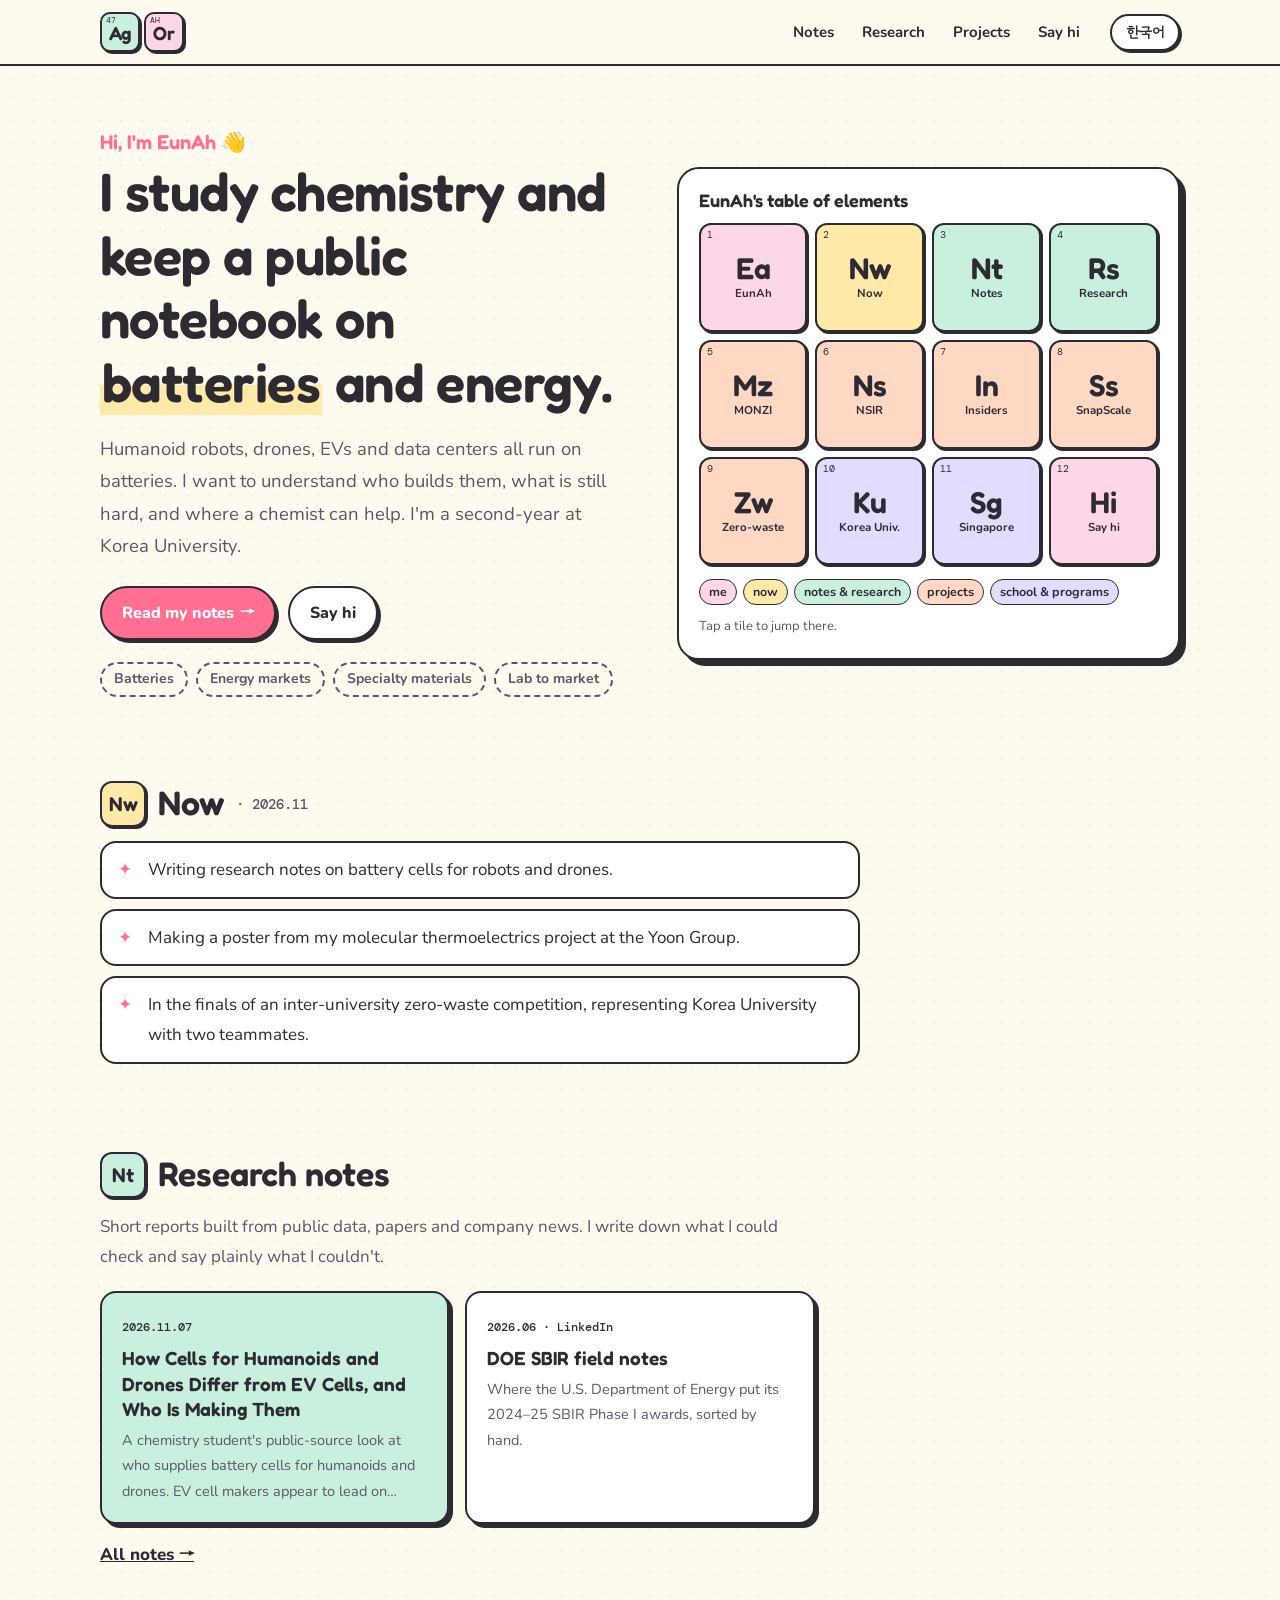
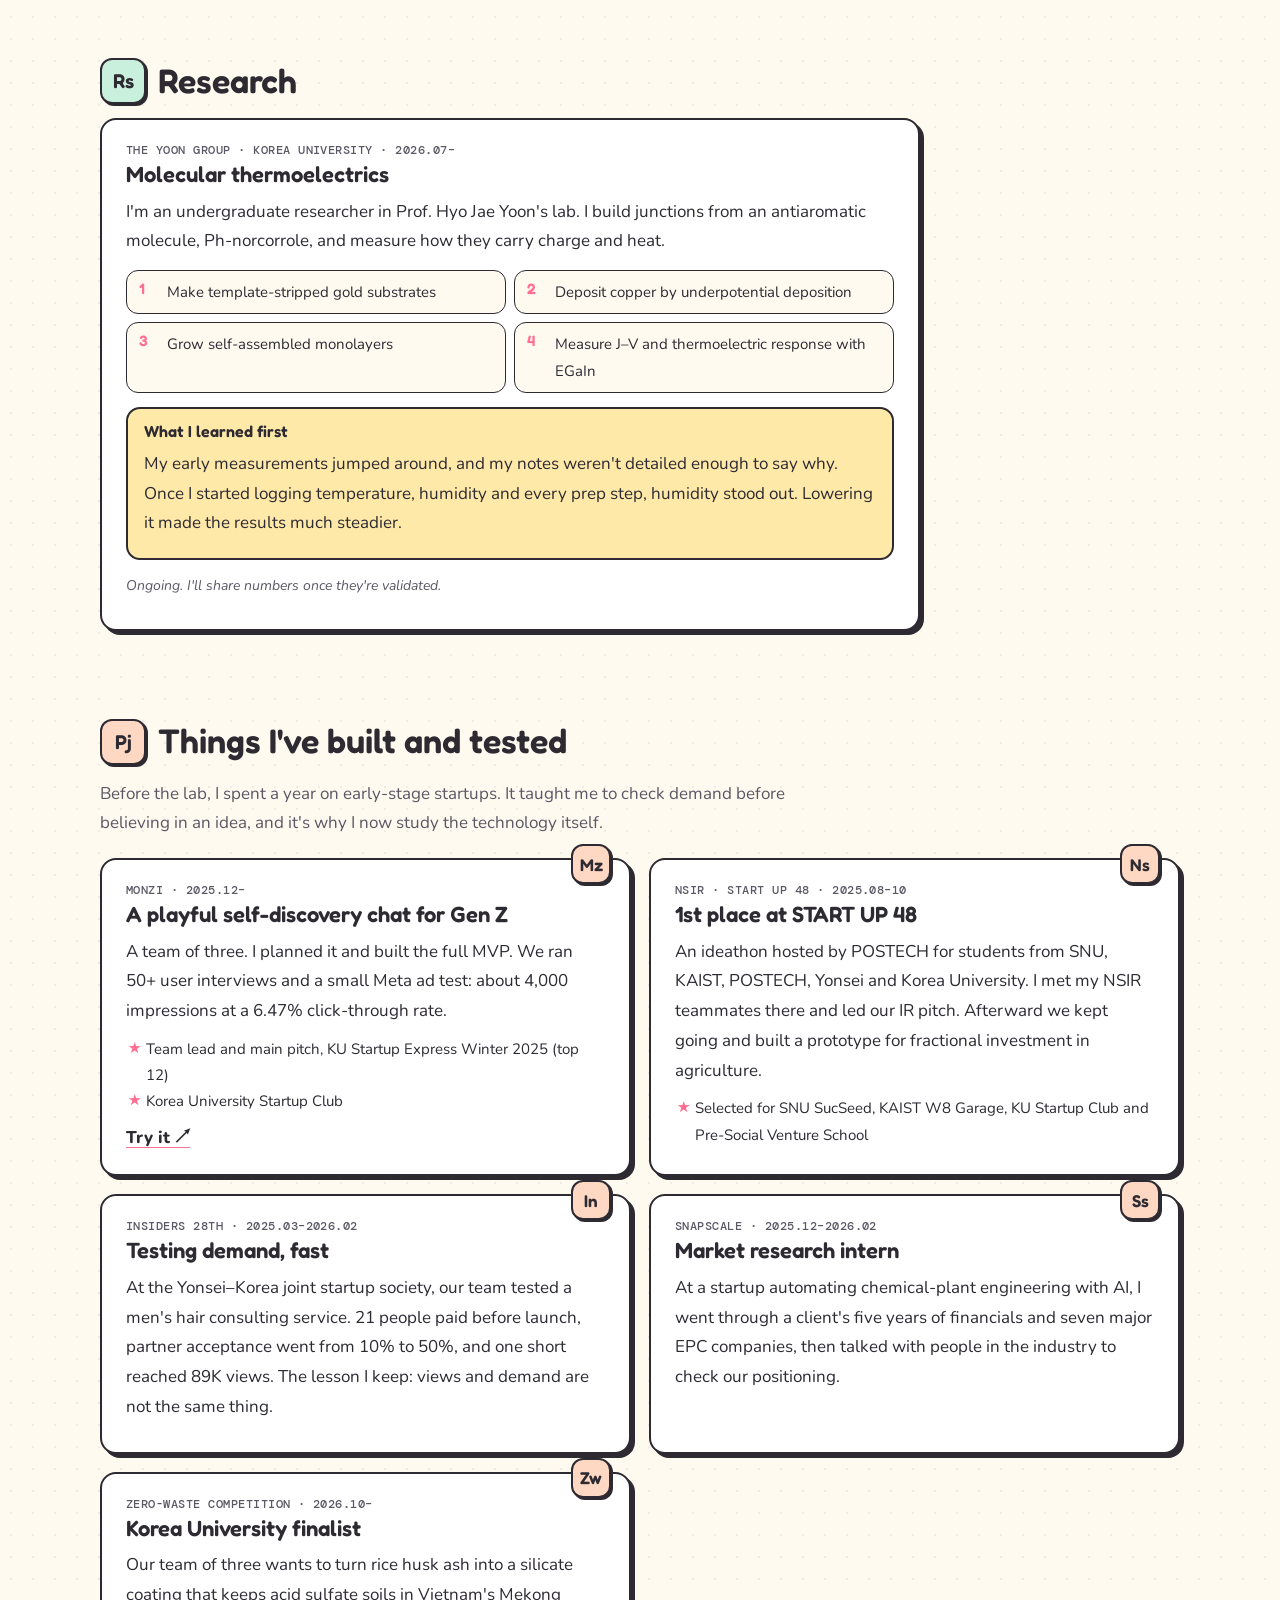
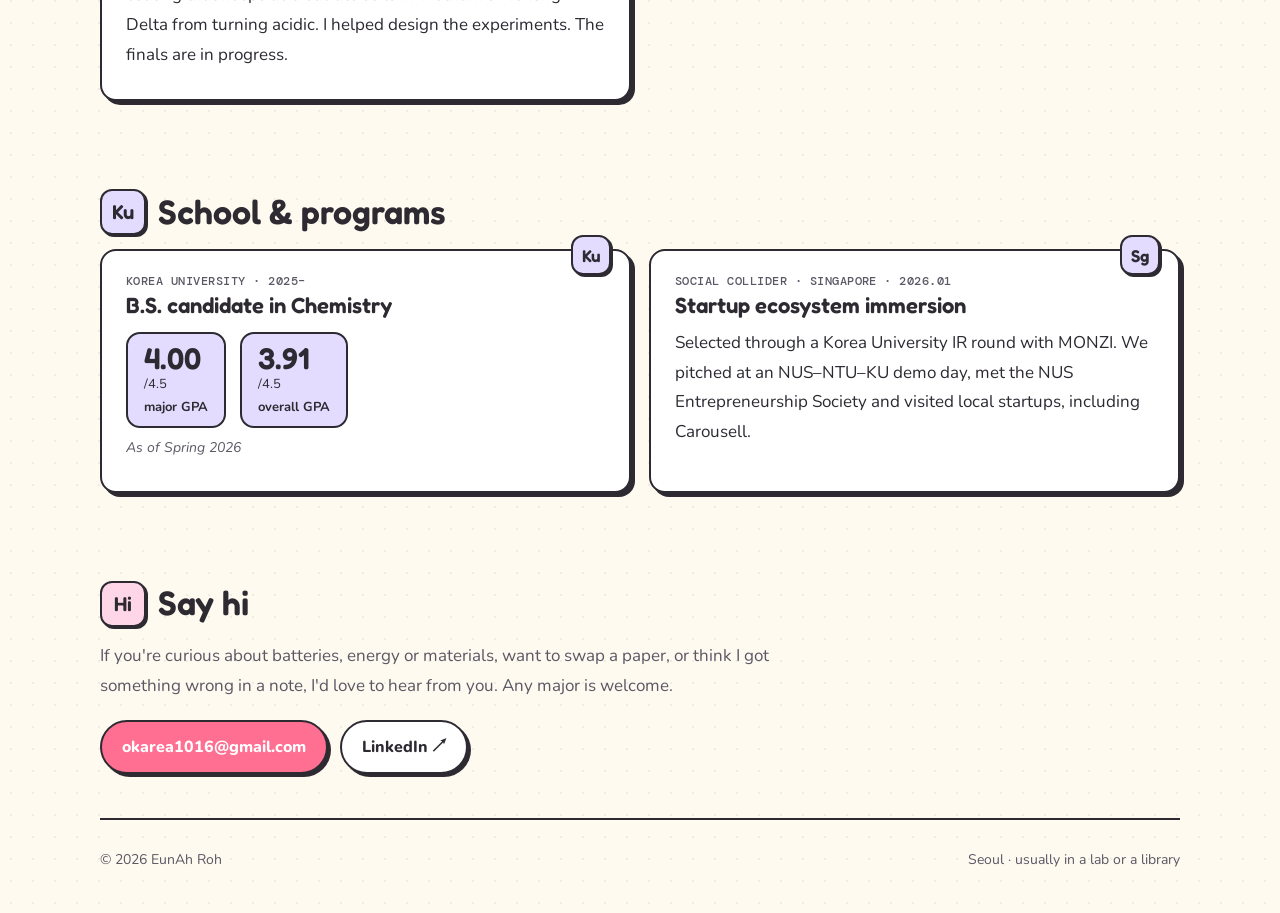
<file: index.html>
<!doctype html>
<html lang="en">
<head>
  <meta charset="utf-8">
  <meta name="viewport" content="width=device-width, initial-scale=1">
  <title>EunAh Roh · chemistry, batteries, energy</title>
  <meta name="description" content="EunAh Roh studies chemistry at Korea University and keeps public research notes on batteries and energy markets.">
  <meta property="og:title" content="EunAh Roh · chemistry, batteries, energy">
  <meta property="og:description" content="Research notes on batteries and energy markets, plus what I've built and studied.">
  <link rel="preconnect" href="https://fonts.googleapis.com">
  <link rel="preconnect" href="https://fonts.gstatic.com" crossorigin>
  <link href="https://fonts.googleapis.com/css2?family=Fredoka:wght@500;600&family=Nunito:wght@400;600;700;800&family=Jua&family=Gowun+Dodum&family=DM+Mono:wght@500&display=swap" rel="stylesheet">
  <link rel="stylesheet" href="style.css">
</head>
<body>
  <header class="top">
    <a class="logo" href="#top" aria-label="EunAh Roh, home">
      <span class="tile-mini"><small>47</small>Ag</span><span class="tile-mini rose"><small>AH</small>Or</span>
    </a>
    <nav>
      <a href="notes/"><span class="en">Notes</span><span class="ko">노트</span></a>
      <a href="#research"><span class="en">Research</span><span class="ko">연구</span></a>
      <a href="#ventures"><span class="en">Projects</span><span class="ko">프로젝트</span></a>
      <a href="#hi"><span class="en">Say hi</span><span class="ko">연락</span></a>
    </nav>
    <button id="lang" class="lang" type="button" aria-label="Switch language"><span class="en">한국어</span><span class="ko">English</span></button>
  </header>

  <main id="top">
    <!-- hero -->
    <section class="hero wrap">
      <div class="hero-text">
        <p class="hello"><span class="en">Hi, I'm EunAh 👋</span><span class="ko">안녕하세요, 노은아예요 👋</span></p>
        <h1>
          <span class="en">I study chemistry and keep a public notebook on <mark>batteries</mark> and energy.</span>
          <span class="ko">화학을 공부하고, <mark>배터리</mark>와 에너지에 대한 공개 노트를 써요.</span>
        </h1>
        <p class="lead">
          <span class="en">Humanoid robots, drones, EVs and data centers all run on batteries. I want to understand who builds them, what is still hard, and where a chemist can help. I'm a second-year at Korea University.</span>
          <span class="ko">휴머노이드, 드론, 전기차, 데이터센터는 모두 배터리로 움직여요. 누가 그 배터리를 만들고, 아직 무엇이 어렵고, 화학을 하는 사람이 어디서 도울 수 있는지 알고 싶어요. 고려대 화학과 2학년이에요.</span>
        </p>
        <div class="actions">
          <a class="btn primary" href="notes/"><span class="en">Read my notes</span><span class="ko">노트 읽기</span> →</a>
          <a class="btn" href="#hi"><span class="en">Say hi</span><span class="ko">인사하기</span></a>
        </div>
        <ul class="chips">
          <li><span class="en">Batteries</span><span class="ko">배터리</span></li>
          <li><span class="en">Energy markets</span><span class="ko">에너지 시장</span></li>
          <li><span class="en">Specialty materials</span><span class="ko">소재</span></li>
          <li><span class="en">Lab to market</span><span class="ko">연구에서 시장으로</span></li>
        </ul>
      </div>

      <div class="table-card">
        <p class="table-title"><span class="en">EunAh's table of elements</span><span class="ko">은아의 원소 주기율표</span></p>
        <div class="ptable" id="ptable"></div>
        <div class="legend">
          <span class="g-me"><span class="en">me</span><span class="ko">나</span></span>
          <span class="g-now"><span class="en">now</span><span class="ko">요즘</span></span>
          <span class="g-study"><span class="en">notes &amp; research</span><span class="ko">노트·연구</span></span>
          <span class="g-build"><span class="en">projects</span><span class="ko">프로젝트</span></span>
          <span class="g-school"><span class="en">school &amp; programs</span><span class="ko">학교·프로그램</span></span>
        </div>
        <p class="hint"><span class="en">Tap a tile to jump there.</span><span class="ko">칸을 누르면 그 내용으로 이동해요.</span></p>
      </div>
    </section>

    <!-- now -->
    <section class="wrap section" id="now">
      <h2><span class="sym g-now">Nw</span><span class="en">Now</span><span class="ko">요즘 하는 일</span> <small>· 2026.11</small></h2>
      <ul class="now-list">
        <li><span class="en">Writing research notes on battery cells for robots and drones.</span><span class="ko">로봇·드론용 배터리 셀에 대한 리서치 노트를 쓰고 있어요.</span></li>
        <li><span class="en">Making a poster from my molecular thermoelectrics project at the Yoon Group.</span><span class="ko">윤효재 교수님 연구실에서 한 분자 열전 프로젝트로 포스터를 만들고 있어요.</span></li>
        <li><span class="en">In the finals of an inter-university zero-waste competition, representing Korea University with two teammates.</span><span class="ko">대학 간 제로웨이스트 공모전 본선에 고려대 대표로 팀원 둘과 함께 나가 있어요.</span></li>
      </ul>
    </section>

    <!-- notes -->
    <section class="wrap section" id="notes">
      <h2><span class="sym g-study">Nt</span><span class="en">Research notes</span><span class="ko">리서치 노트</span></h2>
      <p class="section-lead">
        <span class="en">Short reports built from public data, papers and company news. I write down what I could check and say plainly what I couldn't.</span>
        <span class="ko">공개 데이터, 논문, 기업 소식으로 쓰는 짧은 리포트예요. 확인한 것과 확인하지 못한 것을 나눠서 적어요.</span>
      </p>
      <div class="note-cards" id="noteCards"></div>
      <a class="more" href="notes/"><span class="en">All notes</span><span class="ko">노트 전체 보기</span> →</a>
    </section>

    <!-- research -->
    <section class="wrap section" id="research">
      <h2><span class="sym g-study">Rs</span><span class="en">Research</span><span class="ko">연구</span></h2>
      <article class="card big">
        <p class="meta">THE YOON GROUP · KOREA UNIVERSITY · 2026.07–</p>
        <h3><span class="en">Molecular thermoelectrics</span><span class="ko">분자 열전</span></h3>
        <p>
          <span class="en">I'm an undergraduate researcher in Prof. Hyo Jae Yoon's lab. I build junctions from an antiaromatic molecule, Ph-norcorrole, and measure how they carry charge and heat.</span>
          <span class="ko">윤효재 교수님 연구실의 학부연구생이에요. 반방향족 분자인 Ph-norcorrole로 접합을 만들고, 이 접합이 전하와 열을 어떻게 전달하는지 측정해요.</span>
        </p>
        <ol class="steps">
          <li><span class="en">Make template-stripped gold substrates</span><span class="ko">템플릿 스트리핑 금 기판 만들기</span></li>
          <li><span class="en">Deposit copper by underpotential deposition</span><span class="ko">UPD(underpotential deposition)로 구리 올리기</span></li>
          <li><span class="en">Grow self-assembled monolayers</span><span class="ko">자기조립 단분자막 만들기</span></li>
          <li><span class="en">Measure J–V and thermoelectric response with EGaIn</span><span class="ko">EGaIn 접합으로 J–V와 열전 특성 측정</span></li>
        </ol>
        <div class="callout">
          <p class="callout-title"><span class="en">What I learned first</span><span class="ko">처음 배운 것</span></p>
          <p>
            <span class="en">My early measurements jumped around, and my notes weren't detailed enough to say why. Once I started logging temperature, humidity and every prep step, humidity stood out. Lowering it made the results much steadier.</span>
            <span class="ko">처음엔 측정값이 들쭉날쭉했는데, 기록이 부족해서 이유를 알 수 없었어요. 온도, 습도, 준비 과정을 하나하나 적기 시작하자 습도가 눈에 띄었고, 습도를 낮추니 결과가 훨씬 안정됐어요.</span>
          </p>
        </div>
        <p class="status"><span class="en">Ongoing. I'll share numbers once they're validated.</span><span class="ko">진행 중이에요. 수치는 검증이 끝나면 공유할게요.</span></p>
      </article>
    </section>

    <!-- ventures -->
    <section class="wrap section" id="ventures">
      <h2><span class="sym g-build">Pj</span><span class="en">Things I've built and tested</span><span class="ko">만들고 시험해 본 것들</span></h2>
      <p class="section-lead">
        <span class="en">Before the lab, I spent a year on early-stage startups. It taught me to check demand before believing in an idea, and it's why I now study the technology itself.</span>
        <span class="ko">연구실에 오기 전 1년 동안 초기 창업을 했어요. 아이디어를 믿기 전에 수요부터 확인하는 법을 배웠고, 그래서 지금은 기술 자체를 공부하고 있어요.</span>
      </p>
      <div class="cards">
        <article class="card" id="monzi">
          <span class="sym g-build">Mz</span>
          <p class="meta">MONZI · 2025.12–</p>
          <h3><span class="en">A playful self-discovery chat for Gen Z</span><span class="ko">Z세대를 위한 대화형 자기 탐색 테스트</span></h3>
          <p>
            <span class="en">A team of three. I planned it and built the full MVP. We ran 50+ user interviews and a small Meta ad test: about 4,000 impressions at a 6.47% click-through rate.</span>
            <span class="ko">3명이 함께 했어요. 기획과 MVP 개발을 맡았어요. 사용자 인터뷰를 50번 넘게 했고, 작은 Meta 광고 테스트로 약 4,000회 노출에 클릭률 6.47%를 얻었어요.</span>
          </p>
          <ul class="facts">
            <li><span class="en">Team lead and main pitch, KU Startup Express Winter 2025 (top 12)</span><span class="ko">KU Startup Express 2025 겨울 본선(Top 12), 팀장·메인 발표</span></li>
            <li><span class="en">Korea University Startup Club</span><span class="ko">고려대 창업동아리 선정</span></li>
          </ul>
          <a class="link" href="https://monzi-khaki.vercel.app/" target="_blank" rel="noreferrer"><span class="en">Try it</span><span class="ko">써보기</span> ↗</a>
        </article>

        <article class="card" id="nsir">
          <span class="sym g-build">Ns</span>
          <p class="meta">NSIR · START UP 48 · 2025.08–10</p>
          <h3><span class="en">1st place at START UP 48</span><span class="ko">START UP 48 1위</span></h3>
          <p>
            <span class="en">An ideathon hosted by POSTECH for students from SNU, KAIST, POSTECH, Yonsei and Korea University. I met my NSIR teammates there and led our IR pitch. Afterward we kept going and built a prototype for fractional investment in agriculture.</span>
            <span class="ko">POSTECH이 주최하고 서울대·KAIST·POSTECH·연세대·고려대 학생이 모인 아이디어톤이에요. 여기서 NSIR 팀원들을 처음 만났고 IR 발표를 맡았어요. 대회 뒤에도 같이 농업 조각투자 프로토타입을 만들었어요.</span>
          </p>
          <ul class="facts">
            <li><span class="en">Selected for SNU SucSeed, KAIST W8 Garage, KU Startup Club and Pre-Social Venture School</span><span class="ko">SNU SucSeed, KAIST W8 Garage, 고려대 창업동아리, 예비 소셜벤처 스쿨 선정</span></li>
          </ul>
        </article>

        <article class="card" id="insiders">
          <span class="sym g-build">In</span>
          <p class="meta">INSIDERS 28TH · 2025.03–2026.02</p>
          <h3><span class="en">Testing demand, fast</span><span class="ko">빠르게 수요 검증하기</span></h3>
          <p>
            <span class="en">At the Yonsei–Korea joint startup society, our team tested a men's hair consulting service. 21 people paid before launch, partner acceptance went from 10% to 50%, and one short reached 89K views. The lesson I keep: views and demand are not the same thing.</span>
            <span class="ko">연고대 연합 창업학회에서 남성 헤어 컨설팅 서비스를 시험했어요. 출시 전 21명이 결제했고, 제휴 수락률은 10%에서 50%로 올랐고, 숏폼 하나가 8.9만 조회를 넘었어요. 그때 얻은 교훈: 조회수와 수요는 다르다.</span>
          </p>
        </article>

        <article class="card" id="snapscale">
          <span class="sym g-build">Ss</span>
          <p class="meta">SNAPSCALE · 2025.12–2026.02</p>
          <h3><span class="en">Market research intern</span><span class="ko">시장조사 인턴</span></h3>
          <p>
            <span class="en">At a startup automating chemical-plant engineering with AI, I went through a client's five years of financials and seven major EPC companies, then talked with people in the industry to check our positioning.</span>
            <span class="ko">AI로 화학 플랜트 설계를 자동화하는 스타트업에서 고객사의 5년치 재무와 주요 EPC 7개사를 분석하고, 업계 실무자 인터뷰로 포지셔닝을 검증했어요.</span>
          </p>
        </article>

        <article class="card" id="zerowaste">
          <span class="sym g-build">Zw</span>
          <p class="meta">ZERO-WASTE COMPETITION · 2026.10–</p>
          <h3><span class="en">Korea University finalist</span><span class="ko">고려대 대표 본선 진출</span></h3>
          <p>
            <span class="en">Our team of three wants to turn rice husk ash into a silicate coating that keeps acid sulfate soils in Vietnam's Mekong Delta from turning acidic. I helped design the experiments. The finals are in progress.</span>
            <span class="ko">세 명이 팀으로, 버려지는 왕겨재를 규산염 코팅제로 만들어 베트남 메콩델타의 잠재 산성황산염토가 산성화되는 걸 막는 아이디어를 내고 있어요. 실험 설계를 함께 했고, 지금 본선 진행 중이에요.</span>
          </p>
        </article>
      </div>
    </section>

    <!-- school -->
    <section class="wrap section" id="school">
      <h2><span class="sym g-school">Ku</span><span class="en">School &amp; programs</span><span class="ko">학교와 프로그램</span></h2>
      <div class="cards two">
        <article class="card" id="ku">
          <span class="sym g-school">Ku</span>
          <p class="meta">KOREA UNIVERSITY · 2025–</p>
          <h3><span class="en">B.S. candidate in Chemistry</span><span class="ko">화학과 학사 과정</span></h3>
          <div class="gpa">
            <div><b>4.00</b><small>/4.5</small><span class="en">major GPA</span><span class="ko">전공 평점</span></div>
            <div><b>3.91</b><small>/4.5</small><span class="en">overall GPA</span><span class="ko">전체 평점</span></div>
          </div>
          <p class="status"><span class="en">As of Spring 2026</span><span class="ko">2026년 1학기 기준</span></p>
        </article>
        <article class="card" id="singapore">
          <span class="sym g-school">Sg</span>
          <p class="meta">SOCIAL COLLIDER · SINGAPORE · 2026.01</p>
          <h3><span class="en">Startup ecosystem immersion</span><span class="ko">싱가포르 스타트업 생태계 프로그램</span></h3>
          <p>
            <span class="en">Selected through a Korea University IR round with MONZI. We pitched at an NUS–NTU–KU demo day, met the NUS Entrepreneurship Society and visited local startups, including Carousell.</span>
            <span class="ko">MONZI로 고려대 IR 선발을 거쳐 참가했어요. NUS·NTU·고려대 공동 데모데이에서 발표하고, NUS 창업학회를 만나고, Carousell 등 현지 스타트업을 방문했어요.</span>
          </p>
        </article>
      </div>
    </section>

    <!-- say hi -->
    <section class="wrap section hi" id="hi">
      <h2><span class="sym g-me">Hi</span><span class="en">Say hi</span><span class="ko">인사해요</span></h2>
      <p class="section-lead">
        <span class="en">If you're curious about batteries, energy or materials, want to swap a paper, or think I got something wrong in a note, I'd love to hear from you. Any major is welcome.</span>
        <span class="ko">배터리, 에너지, 소재에 관심 있거나, 논문을 나누고 싶거나, 노트에서 틀린 걸 발견했다면 편하게 연락 주세요. 전공은 상관없어요.</span>
      </p>
      <div class="actions">
        <a class="btn primary" href="mailto:okarea1016@gmail.com">okarea1016@gmail.com</a>
        <a class="btn" href="https://www.linkedin.com/in/eunah-roh-a8421236a" target="_blank" rel="noreferrer">LinkedIn ↗</a>
      </div>
    </section>
  </main>

  <footer class="wrap foot">
    <span>© 2026 EunAh Roh</span>
    <span><span class="en">Seoul · usually in a lab or a library</span><span class="ko">서울 · 주로 실험실 아니면 도서관</span></span>
  </footer>

  <script src="main.js"></script>
</body>
</html>
</file>
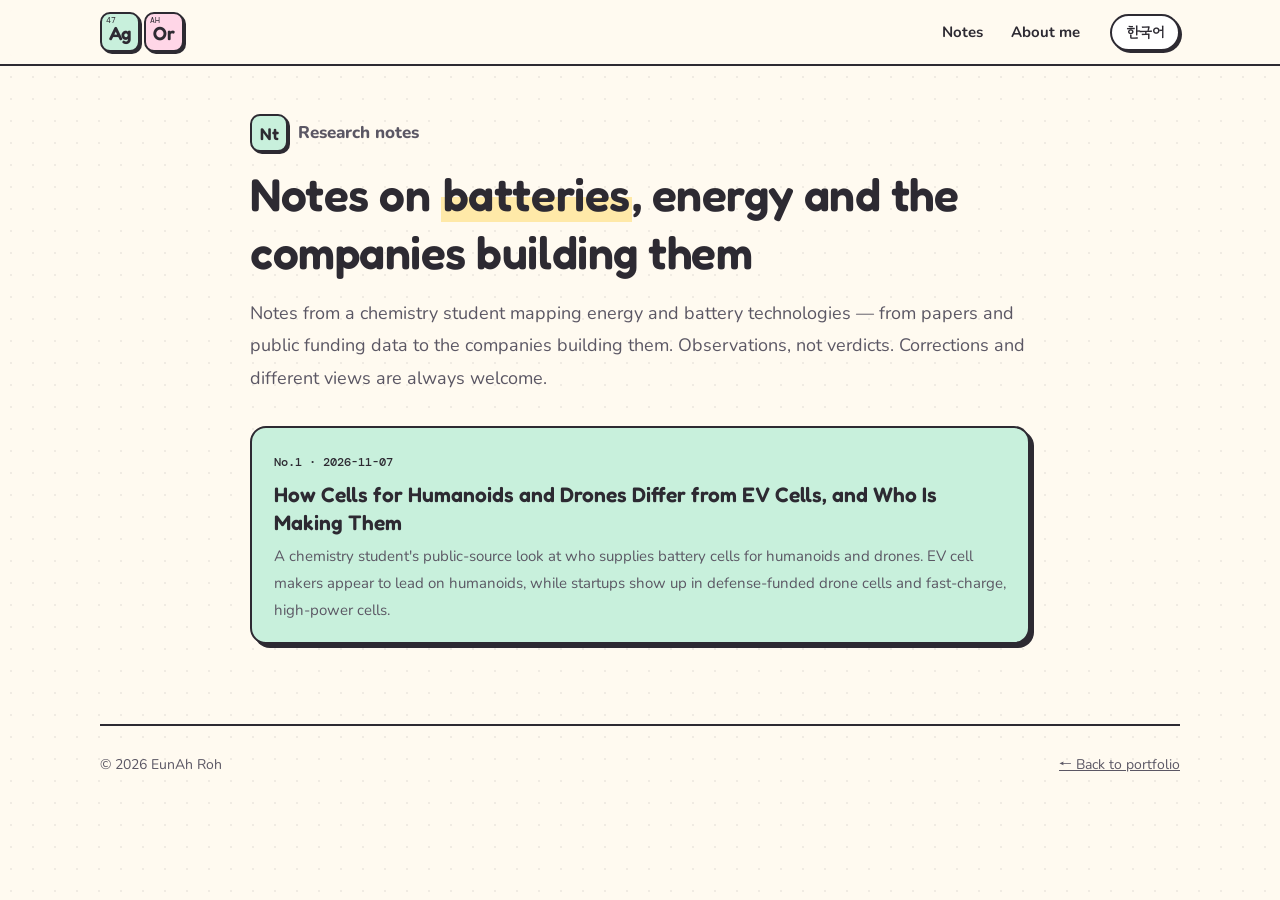
<file: notes/index.html>
<!doctype html>
<html lang="en">
<head>
<meta charset="utf-8">
<meta name="viewport" content="width=device-width, initial-scale=1">
<title>Research notes · EunAh Roh</title>
<meta name="description" content="Notes from a chemistry student mapping energy and battery technologies — from papers and public funding data to the companies building them. Observations, not verdicts. Corrections and different views are always welcome.">
<meta property="og:title" content="Research notes · EunAh Roh">
<meta property="og:description" content="Notes from a chemistry student mapping energy and battery technologies — from papers and public funding data to the companies building them. Observations, not verdicts. Corrections and different views are always welcome.">
<meta property="og:type" content="article">

<link rel="preconnect" href="https://fonts.googleapis.com">
<link rel="preconnect" href="https://fonts.gstatic.com" crossorigin>
<link href="https://fonts.googleapis.com/css2?family=Fredoka:wght@500;600&family=Nunito:wght@400;600;700;800&family=Jua&family=Gowun+Dodum&family=DM+Mono:wght@500&display=swap" rel="stylesheet">
<link rel="stylesheet" href="../notes/notes.css">
<script src="../notes/notes.js" defer></script>
</head>
<body>
<header class="top">
  <a class="logo" href="../" aria-label="EunAh Roh, home"><span class="tile-mini"><small>47</small>Ag</span><span class="tile-mini rose"><small>AH</small>Or</span></a>
  <nav><a href="../notes/"><span class="en">Notes</span><span class="ko">노트</span></a><a href="../"><span class="en">About me</span><span class="ko">소개</span></a></nav>
  <button id="lang" class="lang" type="button" aria-label="Switch language"><span class="en">한국어</span><span class="ko">English</span></button>
</header>
<main class="shell">
<p class="eyebrow"><span class="chip-el">Nt</span><span class="en">Research notes</span><span class="ko">리서치 노트</span></p>
<h1 class="title"><span class="en">Notes on <mark>batteries</mark>, energy and the companies building them</span><span class="ko"><mark>배터리</mark>와 에너지, 그걸 만드는 회사들에 대한 노트</span></h1>
<p class="intro"><span class="en">Notes from a chemistry student mapping energy and battery technologies — from papers and public funding data to the companies building them. Observations, not verdicts. Corrections and different views are always welcome.</span><span class="ko">공개 데이터, 논문, 기업 소식으로 쓰는 짧은 리포트예요. 확인한 것과 확인하지 못한 것을 나눠서 적어요. 틀린 부분이나 다른 시각은 언제든 환영이에요.</span></p>
<div class="notes">
<a class="note-card" href="2611-battery-requirements-for-humanoid-robots-and-drones-vs/">
  <span class="date">No.1 · 2026-11-07</span>
  <b><span class="en">How Cells for Humanoids and Drones Differ from EV Cells, and Who Is Making Them</span><span class="ko">휴머노이드·드론용 배터리 셀, EV와 무엇이 다르고 누가 만들고 있나</span></b>
  <span class="sum"><span class="en">A chemistry student's public-source look at who supplies battery cells for humanoids and drones. EV cell makers appear to lead on humanoids, while startups show up in defense-funded drone cells and fast-charge, high-power cells.</span><span class="ko">휴머노이드·드론용 배터리 셀을 누가 만드는지 공개 자료로 살펴본 화학과 학부생의 관찰 노트입니다. 휴머노이드는 EV 셀 대기업, 드론은 국방 자금이 붙는 스타트업 쪽에 있는 것으로 보이며, 대부분 기업 주장이거나 2차 보도 기반입니다.</span></span>
</a>
</div>
</main>
<footer class="foot"><span>© 2026 EunAh Roh</span><a href="../"><span class="en">← Back to portfolio</span><span class="ko">← 포트폴리오로</span></a></footer>
</body>
</html>
</file>
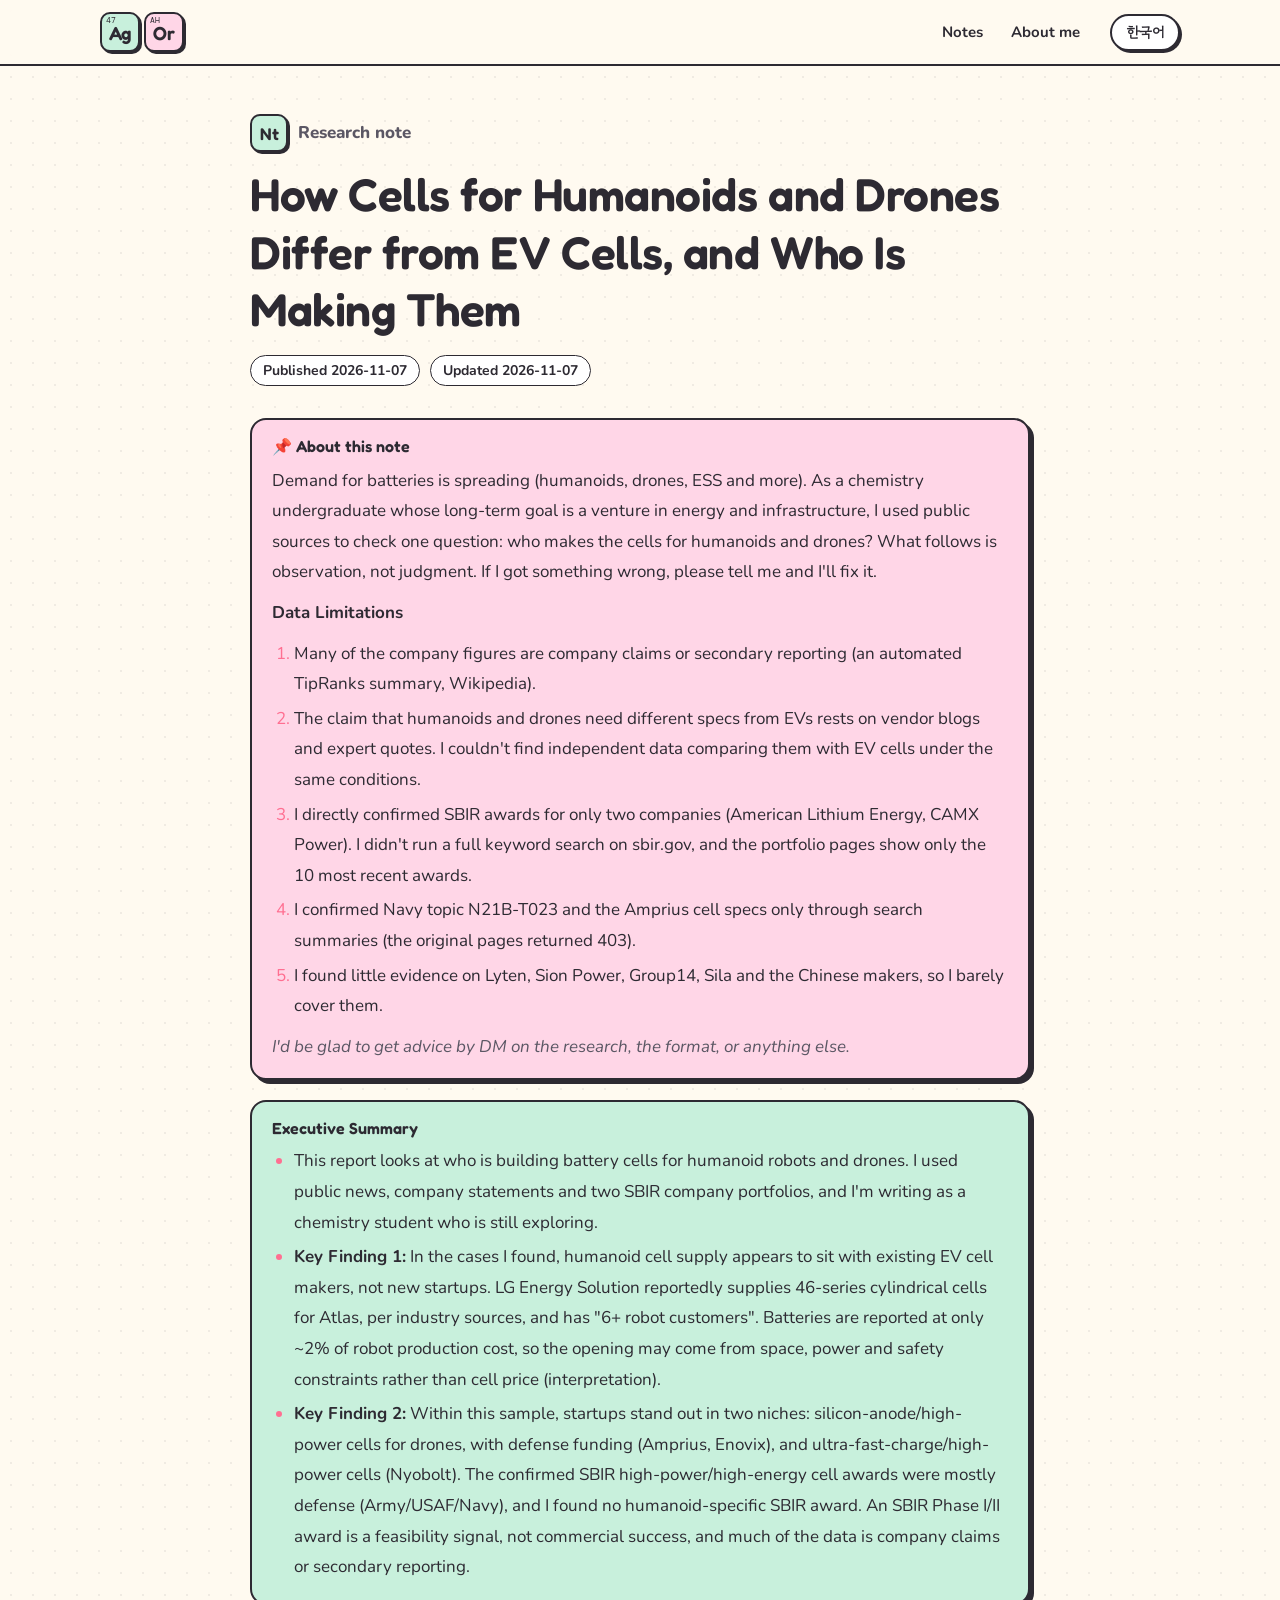
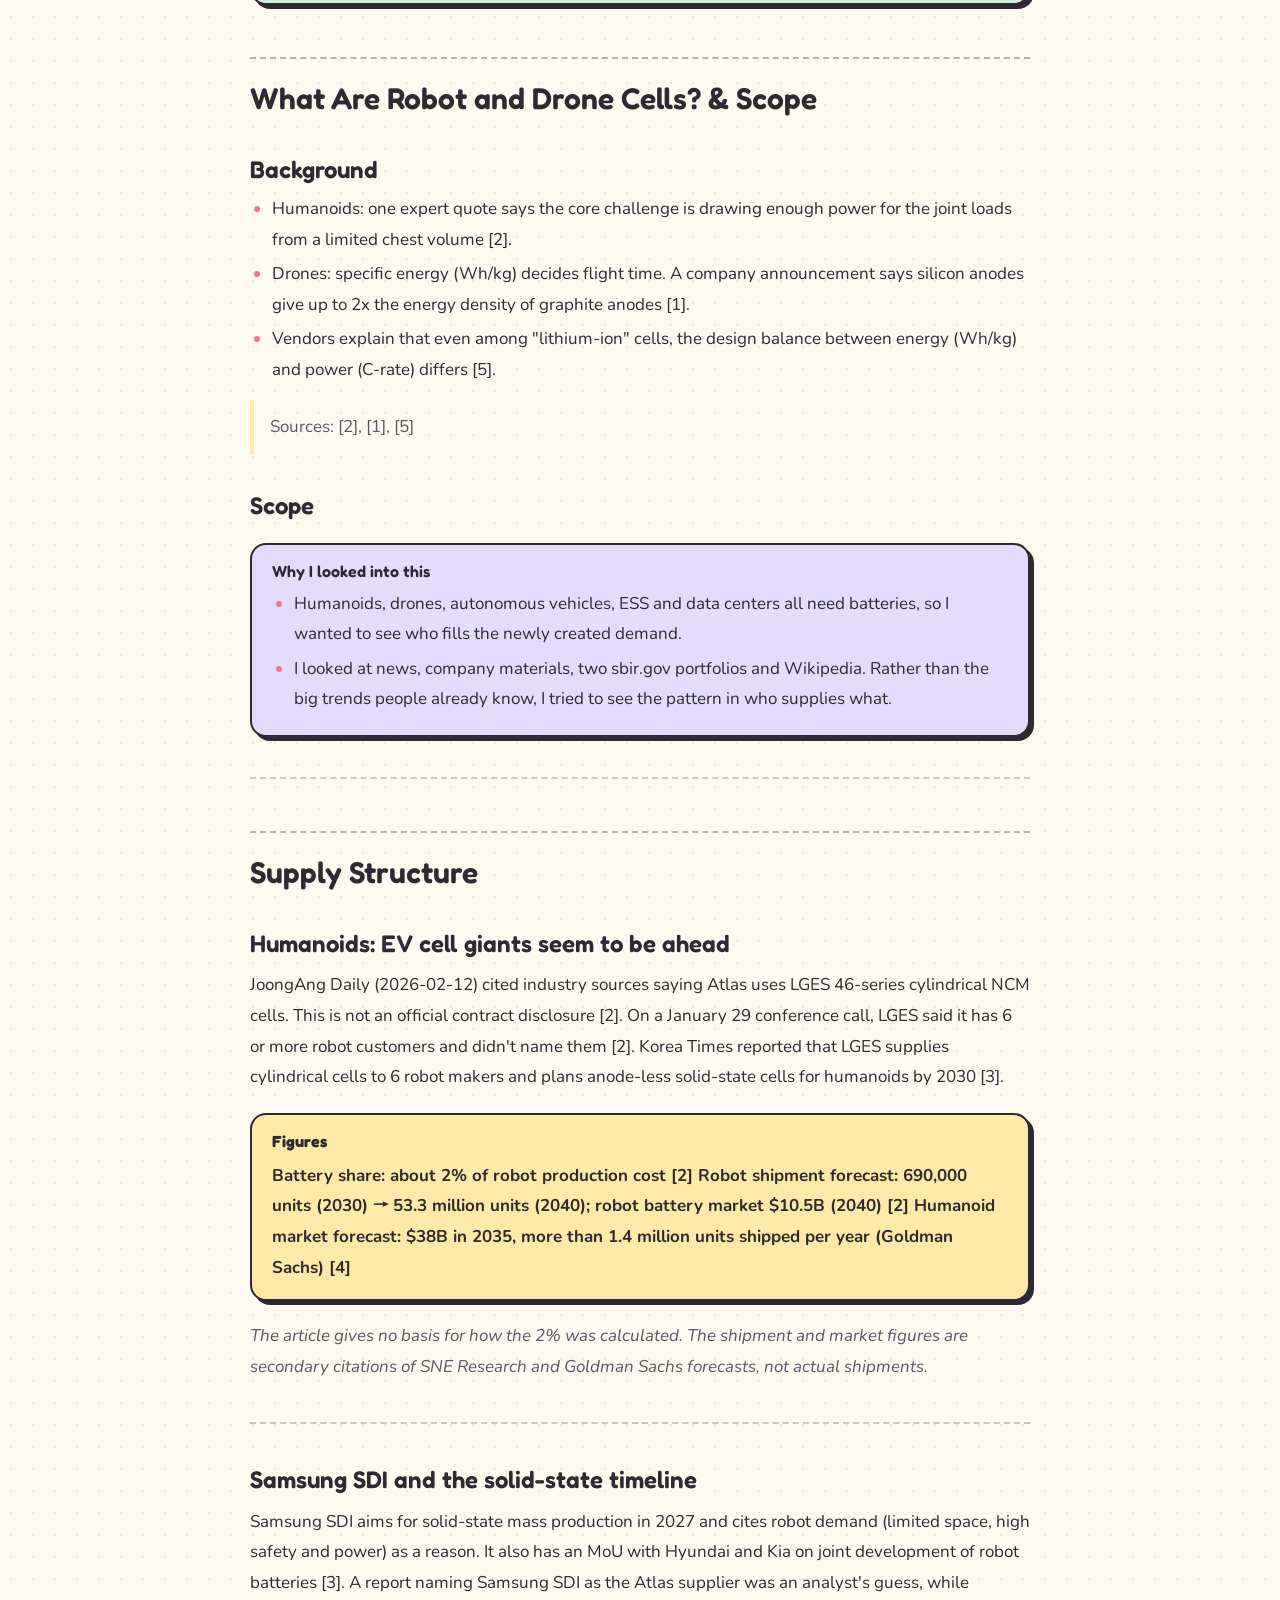
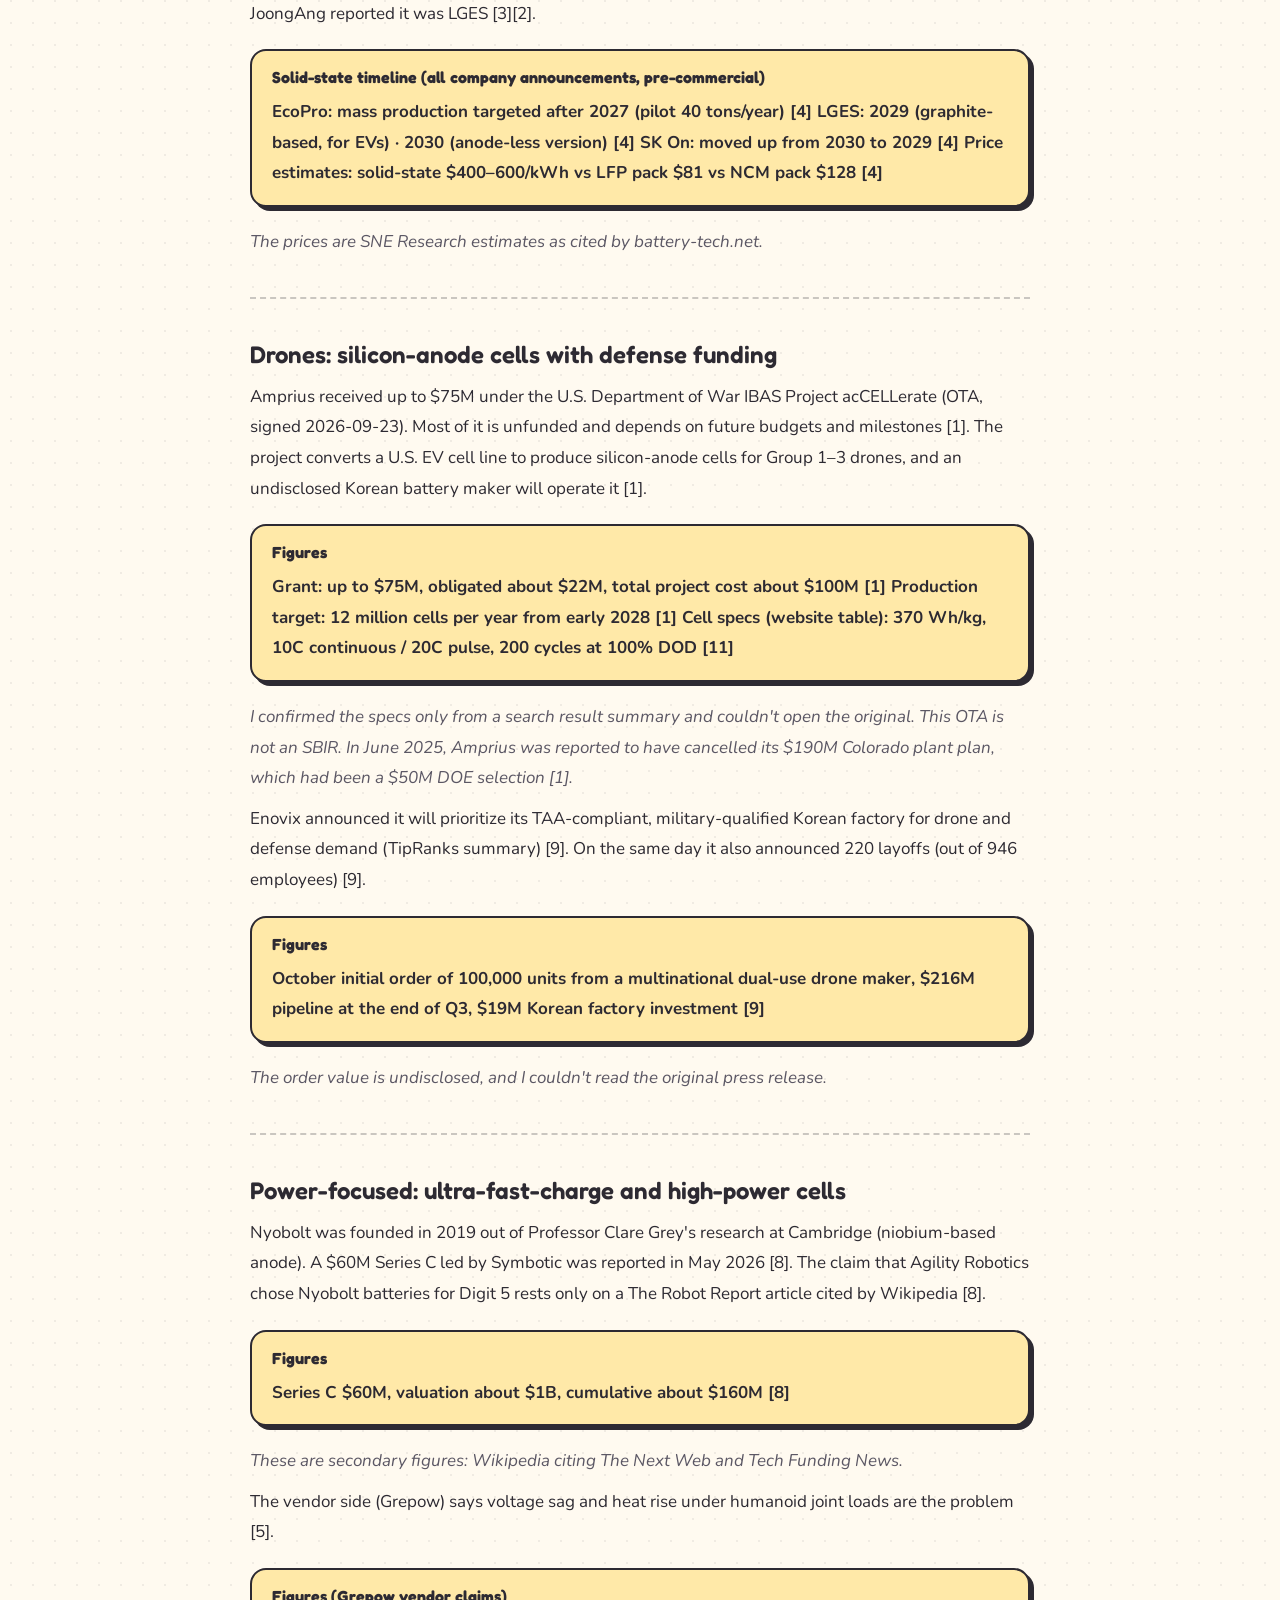
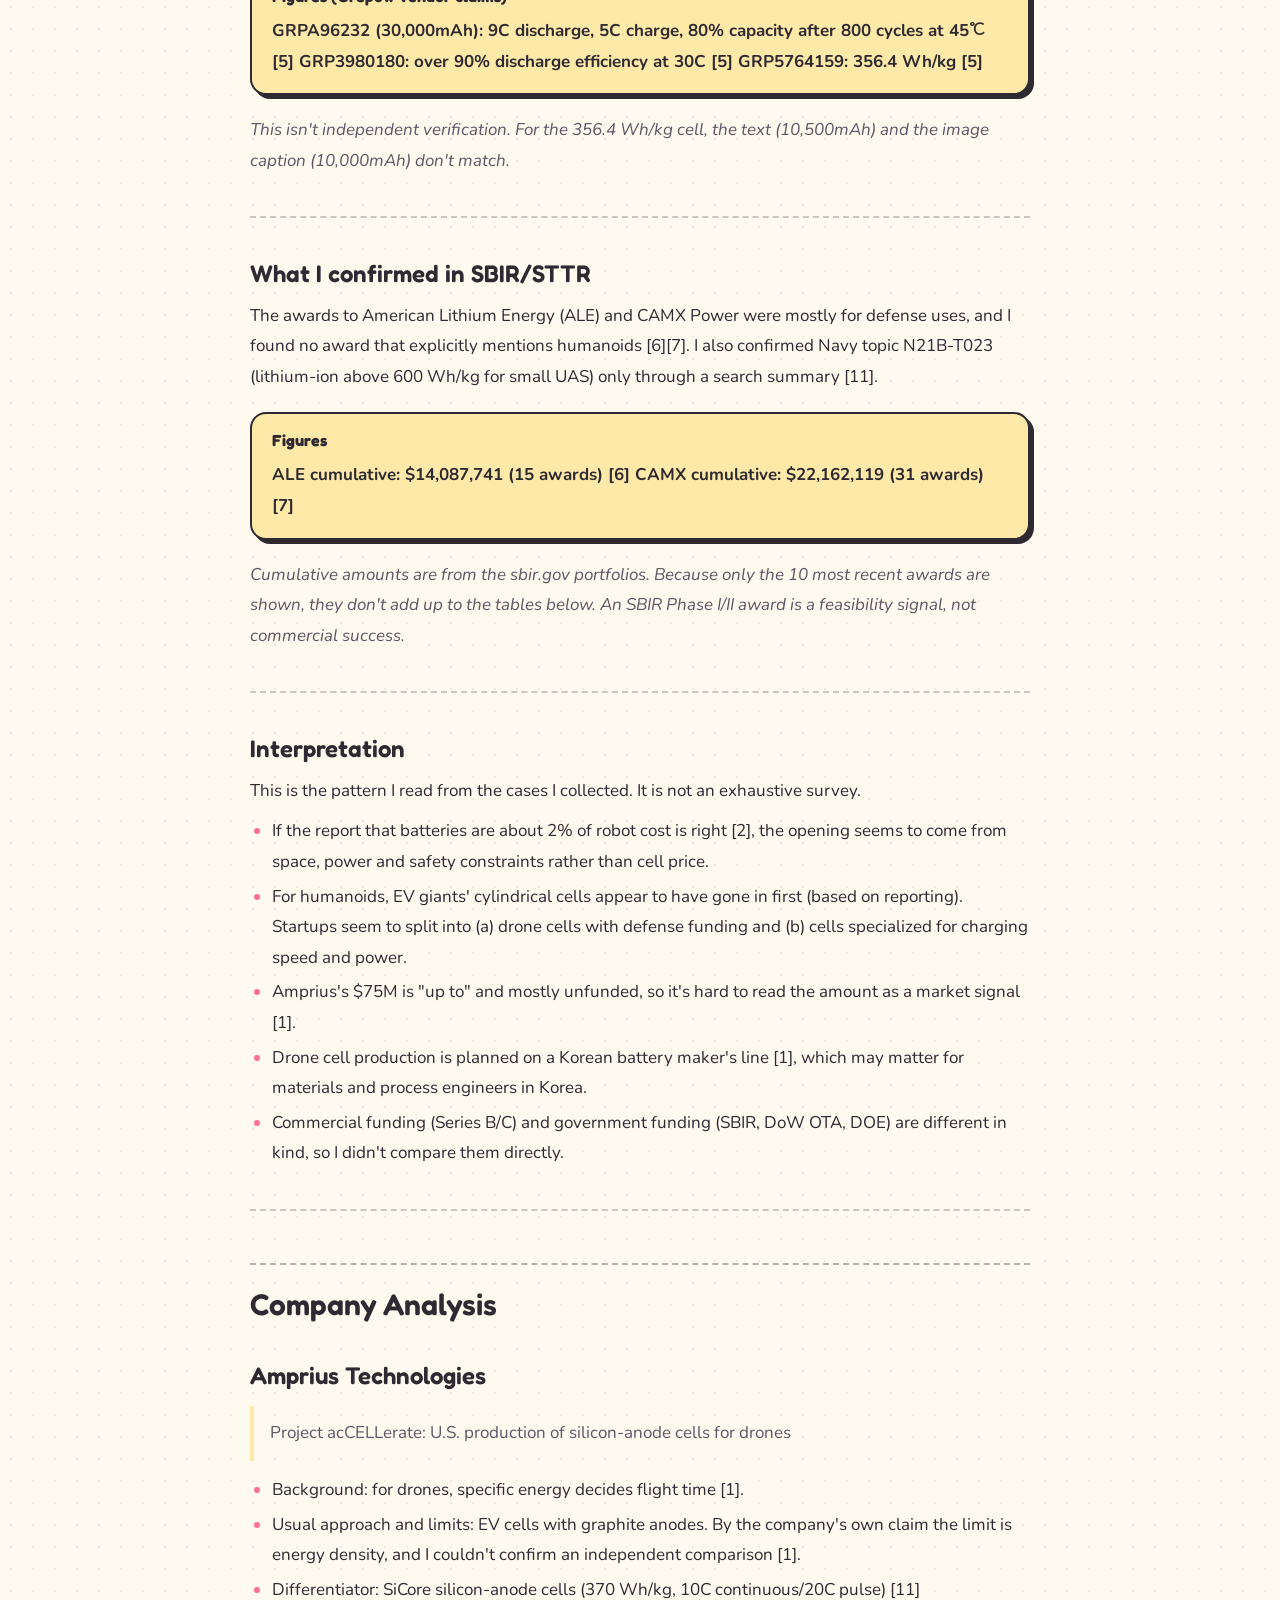
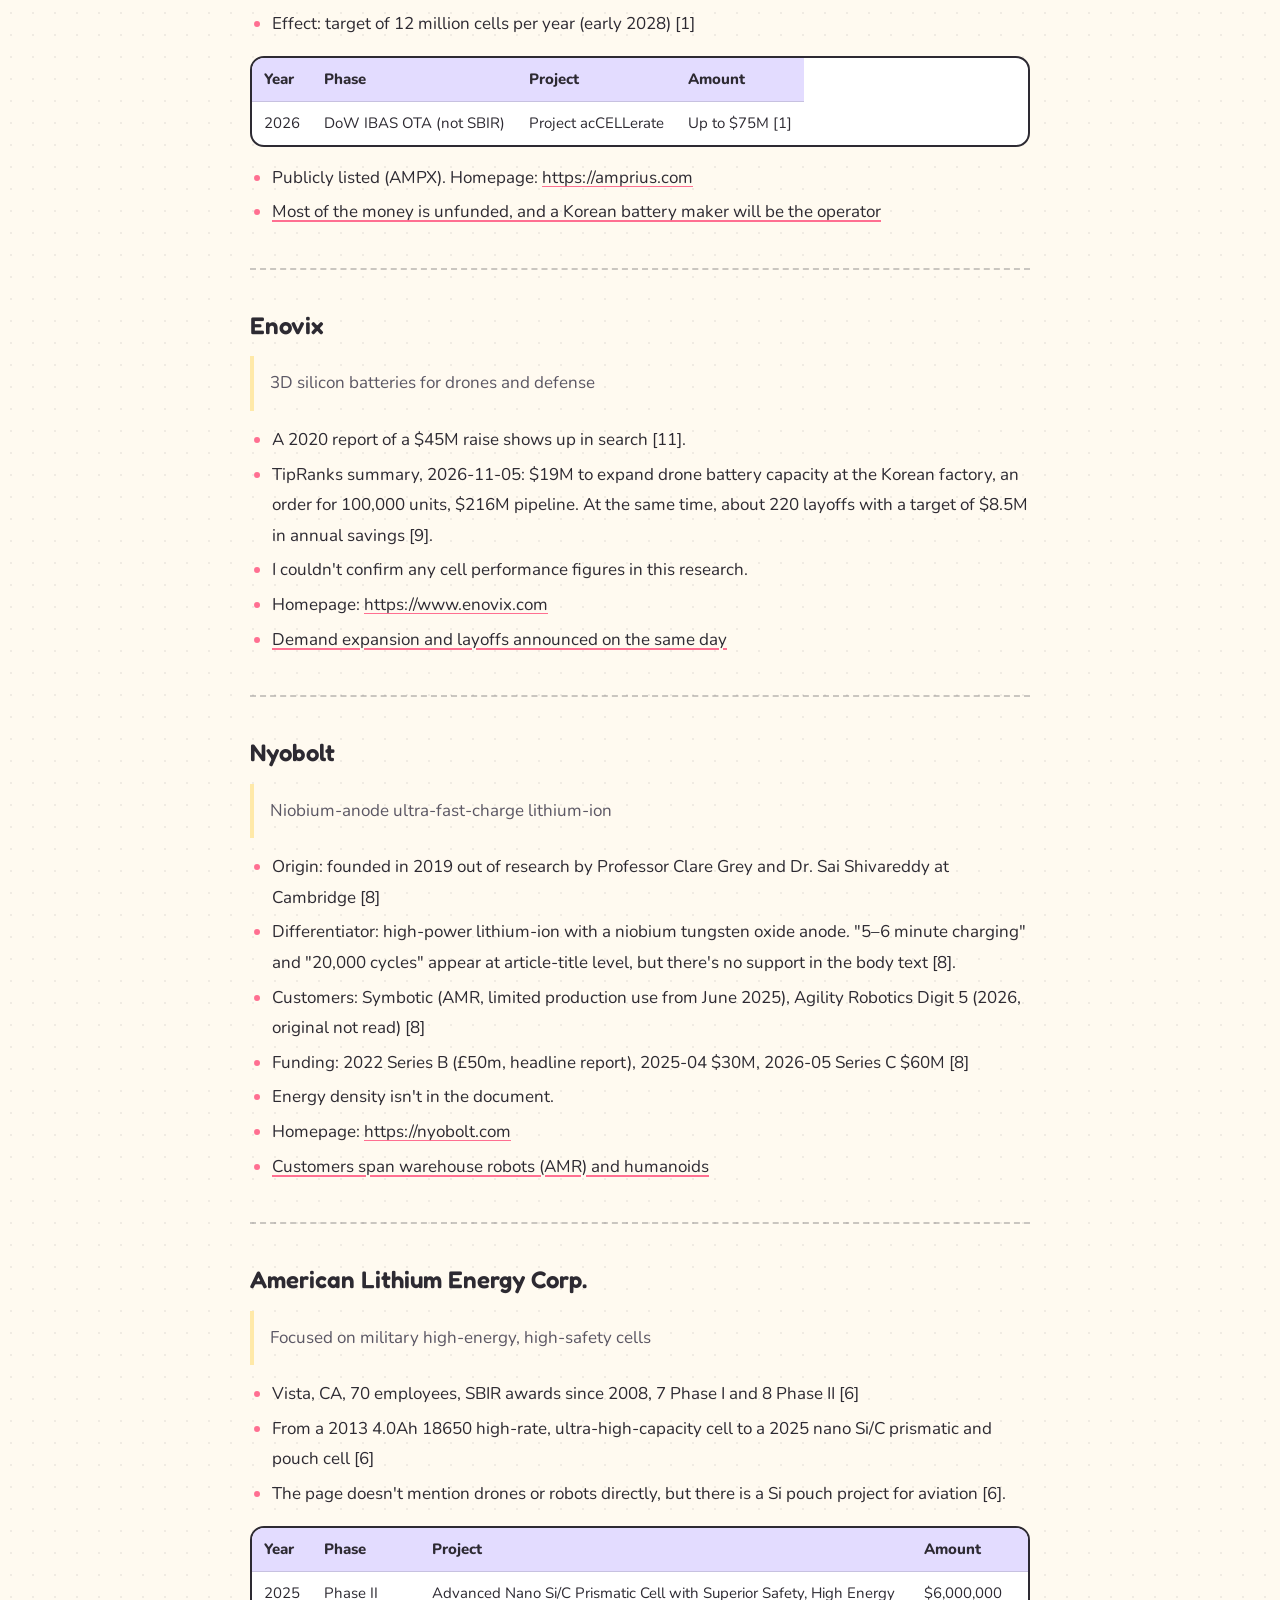
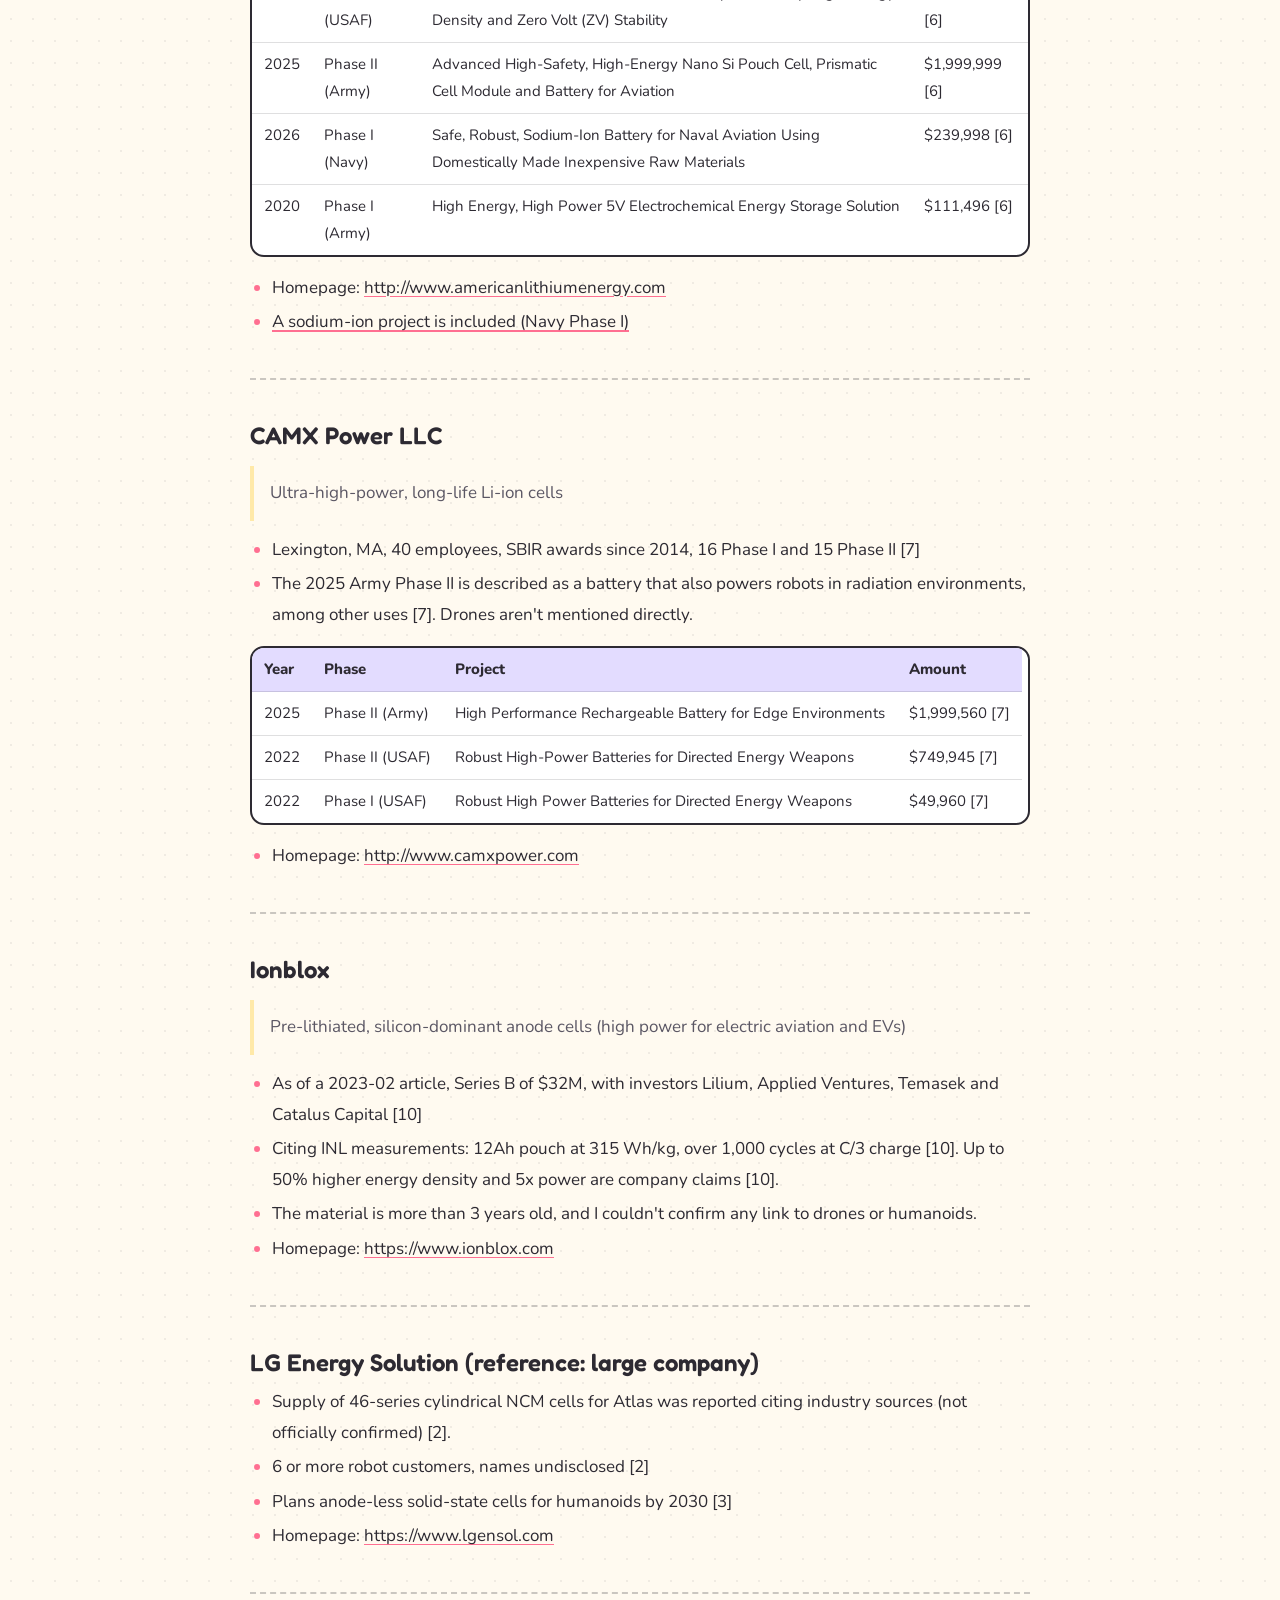
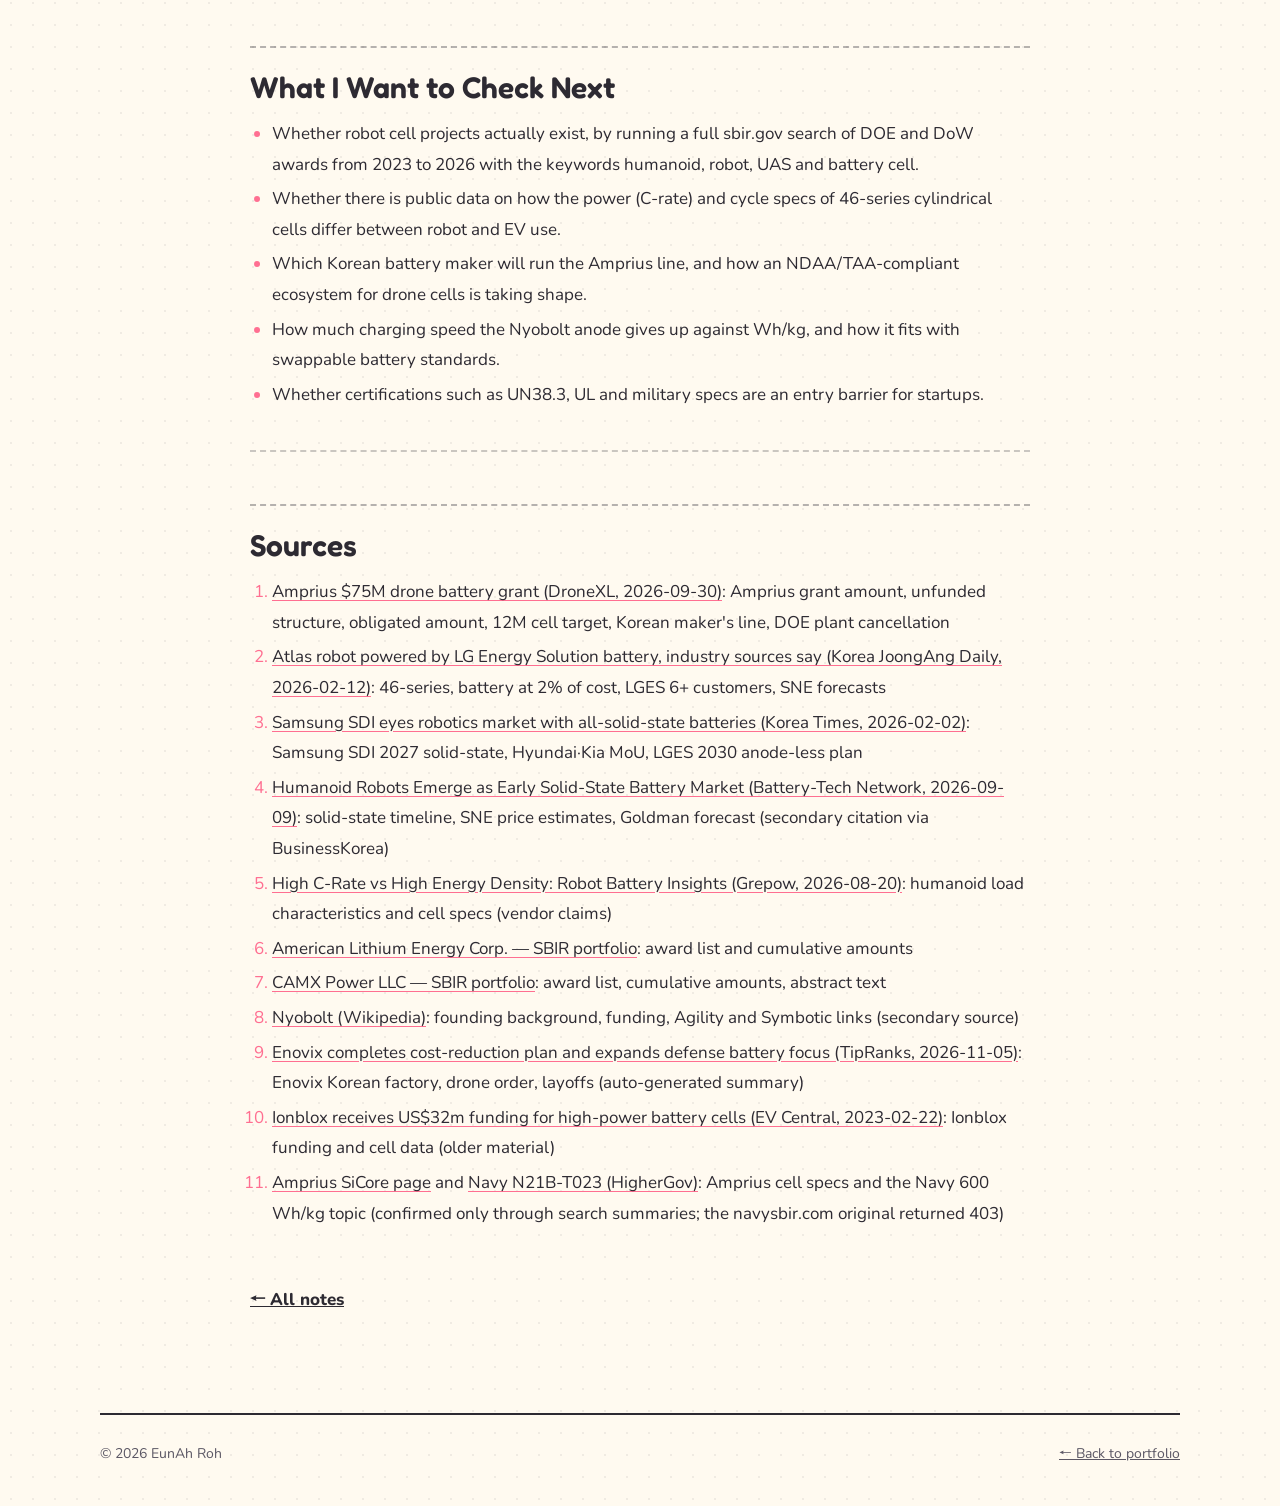
<file: notes/2611-battery-requirements-for-humanoid-robots-and-drones-vs/index.html>
<!doctype html>
<html lang="en">
<head>
<meta charset="utf-8">
<meta name="viewport" content="width=device-width, initial-scale=1">
<title>How Cells for Humanoids and Drones Differ from EV Cells, and Who Is Making Them · EunAh Roh</title>
<meta name="description" content="A chemistry student's public-source look at who supplies battery cells for humanoids and drones. EV cell makers appear to lead on humanoids, while startups show up in defense-funded drone cells and fast-charge, high-power cells.">
<meta property="og:title" content="How Cells for Humanoids and Drones Differ from EV Cells, and Who Is Making Them · EunAh Roh">
<meta property="og:description" content="A chemistry student's public-source look at who supplies battery cells for humanoids and drones. EV cell makers appear to lead on humanoids, while startups show up in defense-funded drone cells and fast-charge, high-power cells.">
<meta property="og:type" content="article">
<meta property="og:url" content="https://rearea1016.github.io/notes/2611-battery-requirements-for-humanoid-robots-and-drones-vs/">
<link rel="preconnect" href="https://fonts.googleapis.com">
<link rel="preconnect" href="https://fonts.gstatic.com" crossorigin>
<link href="https://fonts.googleapis.com/css2?family=Fredoka:wght@500;600&family=Nunito:wght@400;600;700;800&family=Jua&family=Gowun+Dodum&family=DM+Mono:wght@500&display=swap" rel="stylesheet">
<link rel="stylesheet" href="../../notes/notes.css">
<script src="../../notes/notes.js" defer></script>
</head>
<body>
<header class="top">
  <a class="logo" href="../../" aria-label="EunAh Roh, home"><span class="tile-mini"><small>47</small>Ag</span><span class="tile-mini rose"><small>AH</small>Or</span></a>
  <nav><a href="../../notes/"><span class="en">Notes</span><span class="ko">노트</span></a><a href="../../"><span class="en">About me</span><span class="ko">소개</span></a></nav>
  <button id="lang" class="lang" type="button" aria-label="Switch language"><span class="en">한국어</span><span class="ko">English</span></button>
</header>
<main class="shell">
<p class="eyebrow"><span class="chip-el">Nt</span><span class="en">Research note</span><span class="ko">리서치 노트</span></p>
<h1 class="title"><span class="en">How Cells for Humanoids and Drones Differ from EV Cells, and Who Is Making Them</span><span class="ko">휴머노이드·드론용 배터리 셀, EV와 무엇이 다르고 누가 만들고 있나</span></h1>
<div class="meta"><span><span class="en">Published</span><span class="ko">발행</span> 2026-11-07</span><span><span class="en">Updated</span><span class="ko">수정</span> 2026-11-07</span></div>
<article class="doc en">
<aside class="callout note"><p class="label">📌 About this note</p><p>Demand for batteries is spreading (humanoids, drones, ESS and more). As a chemistry undergraduate whose long-term goal is a venture in energy and infrastructure, I used public sources to check one question: who makes the cells for humanoids and drones? What follows is observation, not judgment. If I got something wrong, please tell me and I&#39;ll fix it.</p>
<p><strong>Data Limitations</strong></p>
<ol>
<li>Many of the company figures are company claims or secondary reporting (an automated TipRanks summary, Wikipedia).</li>
<li>The claim that humanoids and drones need different specs from EVs rests on vendor blogs and expert quotes. I couldn&#39;t find independent data comparing them with EV cells under the same conditions.</li>
<li>I directly confirmed SBIR awards for only two companies (American Lithium Energy, CAMX Power). I didn&#39;t run a full keyword search on sbir.gov, and the portfolio pages show only the 10 most recent awards.</li>
<li>I confirmed Navy topic N21B-T023 and the Amprius cell specs only through search summaries (the original pages returned 403).</li>
<li>I found little evidence on Lyten, Sion Power, Group14, Sila and the Chinese makers, so I barely cover them.</li>
</ol>
<p><em>I&#39;d be glad to get advice by DM on the research, the format, or anything else.</em></p>
</aside>


<aside class="callout summary"><p class="label">Executive Summary</p><ul>
<li>This report looks at who is building battery cells for humanoid robots and drones. I used public news, company statements and two SBIR company portfolios, and I&#39;m writing as a chemistry student who is still exploring.</li>
<li><strong>Key Finding 1:</strong> In the cases I found, humanoid cell supply appears to sit with existing EV cell makers, not new startups. LG Energy Solution reportedly supplies 46-series cylindrical cells for Atlas, per industry sources, and has &quot;6+ robot customers&quot;. Batteries are reported at only ~2% of robot production cost, so the opening may come from space, power and safety constraints rather than cell price (interpretation).</li>
<li><strong>Key Finding 2:</strong> Within this sample, startups stand out in two niches: silicon-anode/high-power cells for drones, with defense funding (Amprius, Enovix), and ultra-fast-charge/high-power cells (Nyobolt). The confirmed SBIR high-power/high-energy cell awards were mostly defense (Army/USAF/Navy), and I found no humanoid-specific SBIR award. An SBIR Phase I/II award is a feasibility signal, not commercial success, and much of the data is company claims or secondary reporting.</li>
</ul>
</aside>


<h1>What Are Robot and Drone Cells? &amp; Scope</h1>
<h2>Background</h2>
<ul>
<li>Humanoids: one expert quote says the core challenge is drawing enough power for the joint loads from a limited chest volume [2].</li>
<li>Drones: specific energy (Wh/kg) decides flight time. A company announcement says silicon anodes give up to 2x the energy density of graphite anodes [1].</li>
<li>Vendors explain that even among &quot;lithium-ion&quot; cells, the design balance between energy (Wh/kg) and power (C-rate) differs [5].</li>
</ul>
<blockquote>
<p>Sources: [2], [1], [5]</p>
</blockquote>
<h2>Scope</h2>
<aside class="callout info"><p class="label">Why I looked into this</p><ul>
<li>Humanoids, drones, autonomous vehicles, ESS and data centers all need batteries, so I wanted to see who fills the newly created demand.</li>
<li>I looked at news, company materials, two sbir.gov portfolios and Wikipedia. Rather than the big trends people already know, I tried to see the pattern in who supplies what.</li>
</ul>
</aside>


<hr>
<h1>Supply Structure</h1>
<h2>Humanoids: EV cell giants seem to be ahead</h2>
<p>JoongAng Daily (2026-02-12) cited industry sources saying Atlas uses LGES 46-series cylindrical NCM cells. This is not an official contract disclosure [2]. On a January 29 conference call, LGES said it has 6 or more robot customers and didn&#39;t name them [2]. Korea Times reported that LGES supplies cylindrical cells to 6 robot makers and plans anode-less solid-state cells for humanoids by 2030 [3].</p>
<aside class="callout quote"><p class="label">Figures</p><p>Battery share: about 2% of robot production cost [2]
Robot shipment forecast: 690,000 units (2030) → 53.3 million units (2040); robot battery market $10.5B (2040) [2]
Humanoid market forecast: $38B in 2035, more than 1.4 million units shipped per year (Goldman Sachs) [4]</p>
</aside>


<p><em>The article gives no basis for how the 2% was calculated. The shipment and market figures are secondary citations of SNE Research and Goldman Sachs forecasts, not actual shipments.</em></p>
<hr>
<h2>Samsung SDI and the solid-state timeline</h2>
<p>Samsung SDI aims for solid-state mass production in 2027 and cites robot demand (limited space, high safety and power) as a reason. It also has an MoU with Hyundai and Kia on joint development of robot batteries [3]. A report naming Samsung SDI as the Atlas supplier was an analyst&#39;s guess, while JoongAng reported it was LGES [3][2].</p>
<aside class="callout quote"><p class="label">Solid-state timeline (all company announcements, pre-commercial)</p><p>EcoPro: mass production targeted after 2027 (pilot 40 tons/year) [4]
LGES: 2029 (graphite-based, for EVs) · 2030 (anode-less version) [4]
SK On: moved up from 2030 to 2029 [4]
Price estimates: solid-state $400–600/kWh vs LFP pack $81 vs NCM pack $128 [4]</p>
</aside>


<p><em>The prices are SNE Research estimates as cited by battery-tech.net.</em></p>
<hr>
<h2>Drones: silicon-anode cells with defense funding</h2>
<p>Amprius received up to $75M under the U.S. Department of War IBAS Project acCELLerate (OTA, signed 2026-09-23). Most of it is unfunded and depends on future budgets and milestones [1]. The project converts a U.S. EV cell line to produce silicon-anode cells for Group 1–3 drones, and an undisclosed Korean battery maker will operate it [1].</p>
<aside class="callout quote"><p class="label">Figures</p><p>Grant: up to $75M, obligated about $22M, total project cost about $100M [1]
Production target: 12 million cells per year from early 2028 [1]
Cell specs (website table): 370 Wh/kg, 10C continuous / 20C pulse, 200 cycles at 100% DOD [11]</p>
</aside>


<p><em>I confirmed the specs only from a search result summary and couldn&#39;t open the original. This OTA is not an SBIR. In June 2025, Amprius was reported to have cancelled its $190M Colorado plant plan, which had been a $50M DOE selection [1].</em></p>
<p>Enovix announced it will prioritize its TAA-compliant, military-qualified Korean factory for drone and defense demand (TipRanks summary) [9]. On the same day it also announced 220 layoffs (out of 946 employees) [9].</p>
<aside class="callout quote"><p class="label">Figures</p><p>October initial order of 100,000 units from a multinational dual-use drone maker, $216M pipeline at the end of Q3, $19M Korean factory investment [9]</p>
</aside>


<p><em>The order value is undisclosed, and I couldn&#39;t read the original press release.</em></p>
<hr>
<h2>Power-focused: ultra-fast-charge and high-power cells</h2>
<p>Nyobolt was founded in 2019 out of Professor Clare Grey&#39;s research at Cambridge (niobium-based anode). A $60M Series C led by Symbotic was reported in May 2026 [8]. The claim that Agility Robotics chose Nyobolt batteries for Digit 5 rests only on a The Robot Report article cited by Wikipedia [8].</p>
<aside class="callout quote"><p class="label">Figures</p><p>Series C $60M, valuation about $1B, cumulative about $160M [8]</p>
</aside>


<p><em>These are secondary figures: Wikipedia citing The Next Web and Tech Funding News.</em></p>
<p>The vendor side (Grepow) says voltage sag and heat rise under humanoid joint loads are the problem [5].</p>
<aside class="callout quote"><p class="label">Figures (Grepow vendor claims)</p><p>GRPA96232 (30,000mAh): 9C discharge, 5C charge, 80% capacity after 800 cycles at 45℃ [5]
GRP3980180: over 90% discharge efficiency at 30C [5]
GRP5764159: 356.4 Wh/kg [5]</p>
</aside>


<p><em>This isn&#39;t independent verification. For the 356.4 Wh/kg cell, the text (10,500mAh) and the image caption (10,000mAh) don&#39;t match.</em></p>
<hr>
<h2>What I confirmed in SBIR/STTR</h2>
<p>The awards to American Lithium Energy (ALE) and CAMX Power were mostly for defense uses, and I found no award that explicitly mentions humanoids [6][7]. I also confirmed Navy topic N21B-T023 (lithium-ion above 600 Wh/kg for small UAS) only through a search summary [11].</p>
<aside class="callout quote"><p class="label">Figures</p><p>ALE cumulative: $14,087,741 (15 awards) [6]
CAMX cumulative: $22,162,119 (31 awards) [7]</p>
</aside>


<p><em>Cumulative amounts are from the sbir.gov portfolios. Because only the 10 most recent awards are shown, they don&#39;t add up to the tables below. An SBIR Phase I/II award is a feasibility signal, not commercial success.</em></p>
<hr>
<h2>Interpretation</h2>
<p>This is the pattern I read from the cases I collected. It is not an exhaustive survey.</p>
<ul>
<li>If the report that batteries are about 2% of robot cost is right [2], the opening seems to come from space, power and safety constraints rather than cell price.</li>
<li>For humanoids, EV giants&#39; cylindrical cells appear to have gone in first (based on reporting). Startups seem to split into (a) drone cells with defense funding and (b) cells specialized for charging speed and power.</li>
<li>Amprius&#39;s $75M is &quot;up to&quot; and mostly unfunded, so it&#39;s hard to read the amount as a market signal [1].</li>
<li>Drone cell production is planned on a Korean battery maker&#39;s line [1], which may matter for materials and process engineers in Korea.</li>
<li>Commercial funding (Series B/C) and government funding (SBIR, DoW OTA, DOE) are different in kind, so I didn&#39;t compare them directly.</li>
</ul>
<hr>
<h1>Company Analysis</h1>
<h2>Amprius Technologies</h2>
<blockquote>
<p>Project acCELLerate: U.S. production of silicon-anode cells for drones</p>
</blockquote>
<ul>
<li>Background: for drones, specific energy decides flight time [1].</li>
<li>Usual approach and limits: EV cells with graphite anodes. By the company&#39;s own claim the limit is energy density, and I couldn&#39;t confirm an independent comparison [1].</li>
<li>Differentiator: SiCore silicon-anode cells (370 Wh/kg, 10C continuous/20C pulse) [11]</li>
<li>Effect: target of 12 million cells per year (early 2028) [1]</li>
</ul>
<table>
<thead>
<tr>
<th>Year</th>
<th>Phase</th>
<th>Project</th>
<th>Amount</th>
</tr>
</thead>
<tbody><tr>
<td>2026</td>
<td>DoW IBAS OTA (not SBIR)</td>
<td>Project acCELLerate</td>
<td>Up to $75M [1]</td>
</tr>
</tbody></table>
<ul>
<li>Publicly listed (AMPX). Homepage: <a href="https://amprius.com">https://amprius.com</a></li>
<li><u>Most of the money is unfunded, and a Korean battery maker will be the operator</u></li>
</ul>
<hr>
<h2>Enovix</h2>
<blockquote>
<p>3D silicon batteries for drones and defense</p>
</blockquote>
<ul>
<li>A 2020 report of a $45M raise shows up in search [11].</li>
<li>TipRanks summary, 2026-11-05: $19M to expand drone battery capacity at the Korean factory, an order for 100,000 units, $216M pipeline. At the same time, about 220 layoffs with a target of $8.5M in annual savings [9].</li>
<li>I couldn&#39;t confirm any cell performance figures in this research.</li>
<li>Homepage: <a href="https://www.enovix.com">https://www.enovix.com</a></li>
<li><u>Demand expansion and layoffs announced on the same day</u></li>
</ul>
<hr>
<h2>Nyobolt</h2>
<blockquote>
<p>Niobium-anode ultra-fast-charge lithium-ion</p>
</blockquote>
<ul>
<li>Origin: founded in 2019 out of research by Professor Clare Grey and Dr. Sai Shivareddy at Cambridge [8]</li>
<li>Differentiator: high-power lithium-ion with a niobium tungsten oxide anode. &quot;5–6 minute charging&quot; and &quot;20,000 cycles&quot; appear at article-title level, but there&#39;s no support in the body text [8].</li>
<li>Customers: Symbotic (AMR, limited production use from June 2025), Agility Robotics Digit 5 (2026, original not read) [8]</li>
<li>Funding: 2022 Series B (£50m, headline report), 2025-04 $30M, 2026-05 Series C $60M [8]</li>
<li>Energy density isn&#39;t in the document.</li>
<li>Homepage: <a href="https://nyobolt.com">https://nyobolt.com</a></li>
<li><u>Customers span warehouse robots (AMR) and humanoids</u></li>
</ul>
<hr>
<h2>American Lithium Energy Corp.</h2>
<blockquote>
<p>Focused on military high-energy, high-safety cells</p>
</blockquote>
<ul>
<li>Vista, CA, 70 employees, SBIR awards since 2008, 7 Phase I and 8 Phase II [6]</li>
<li>From a 2013 4.0Ah 18650 high-rate, ultra-high-capacity cell to a 2025 nano Si/C prismatic and pouch cell [6]</li>
<li>The page doesn&#39;t mention drones or robots directly, but there is a Si pouch project for aviation [6].</li>
</ul>
<table>
<thead>
<tr>
<th>Year</th>
<th>Phase</th>
<th>Project</th>
<th>Amount</th>
</tr>
</thead>
<tbody><tr>
<td>2025</td>
<td>Phase II (USAF)</td>
<td>Advanced Nano Si/C Prismatic Cell with Superior Safety, High Energy Density and Zero Volt (ZV) Stability</td>
<td>$6,000,000 [6]</td>
</tr>
<tr>
<td>2025</td>
<td>Phase II (Army)</td>
<td>Advanced High-Safety, High-Energy Nano Si Pouch Cell, Prismatic Cell Module and Battery for Aviation</td>
<td>$1,999,999 [6]</td>
</tr>
<tr>
<td>2026</td>
<td>Phase I (Navy)</td>
<td>Safe, Robust, Sodium-Ion Battery for Naval Aviation Using Domestically Made Inexpensive Raw Materials</td>
<td>$239,998 [6]</td>
</tr>
<tr>
<td>2020</td>
<td>Phase I (Army)</td>
<td>High Energy, High Power 5V Electrochemical Energy Storage Solution</td>
<td>$111,496 [6]</td>
</tr>
</tbody></table>
<ul>
<li>Homepage: <a href="http://www.americanlithiumenergy.com">http://www.americanlithiumenergy.com</a></li>
<li><u>A sodium-ion project is included (Navy Phase I)</u></li>
</ul>
<hr>
<h2>CAMX Power LLC</h2>
<blockquote>
<p>Ultra-high-power, long-life Li-ion cells</p>
</blockquote>
<ul>
<li>Lexington, MA, 40 employees, SBIR awards since 2014, 16 Phase I and 15 Phase II [7]</li>
<li>The 2025 Army Phase II is described as a battery that also powers robots in radiation environments, among other uses [7]. Drones aren&#39;t mentioned directly.</li>
</ul>
<table>
<thead>
<tr>
<th>Year</th>
<th>Phase</th>
<th>Project</th>
<th>Amount</th>
</tr>
</thead>
<tbody><tr>
<td>2025</td>
<td>Phase II (Army)</td>
<td>High Performance Rechargeable Battery for Edge Environments</td>
<td>$1,999,560 [7]</td>
</tr>
<tr>
<td>2022</td>
<td>Phase II (USAF)</td>
<td>Robust High-Power Batteries for Directed Energy Weapons</td>
<td>$749,945 [7]</td>
</tr>
<tr>
<td>2022</td>
<td>Phase I (USAF)</td>
<td>Robust High Power Batteries for Directed Energy Weapons</td>
<td>$49,960 [7]</td>
</tr>
</tbody></table>
<ul>
<li>Homepage: <a href="http://www.camxpower.com">http://www.camxpower.com</a></li>
</ul>
<hr>
<h2>Ionblox</h2>
<blockquote>
<p>Pre-lithiated, silicon-dominant anode cells (high power for electric aviation and EVs)</p>
</blockquote>
<ul>
<li>As of a 2023-02 article, Series B of $32M, with investors Lilium, Applied Ventures, Temasek and Catalus Capital [10]</li>
<li>Citing INL measurements: 12Ah pouch at 315 Wh/kg, over 1,000 cycles at C/3 charge [10]. Up to 50% higher energy density and 5x power are company claims [10].</li>
<li>The material is more than 3 years old, and I couldn&#39;t confirm any link to drones or humanoids.</li>
<li>Homepage: <a href="https://www.ionblox.com">https://www.ionblox.com</a></li>
</ul>
<hr>
<h2>LG Energy Solution (reference: large company)</h2>
<ul>
<li>Supply of 46-series cylindrical NCM cells for Atlas was reported citing industry sources (not officially confirmed) [2].</li>
<li>6 or more robot customers, names undisclosed [2]</li>
<li>Plans anode-less solid-state cells for humanoids by 2030 [3]</li>
<li>Homepage: <a href="https://www.lgensol.com">https://www.lgensol.com</a></li>
</ul>
<hr>
<h1>What I Want to Check Next</h1>
<ul>
<li>Whether robot cell projects actually exist, by running a full sbir.gov search of DOE and DoW awards from 2023 to 2026 with the keywords humanoid, robot, UAS and battery cell.</li>
<li>Whether there is public data on how the power (C-rate) and cycle specs of 46-series cylindrical cells differ between robot and EV use.</li>
<li>Which Korean battery maker will run the Amprius line, and how an NDAA/TAA-compliant ecosystem for drone cells is taking shape.</li>
<li>How much charging speed the Nyobolt anode gives up against Wh/kg, and how it fits with swappable battery standards.</li>
<li>Whether certifications such as UN38.3, UL and military specs are an entry barrier for startups.</li>
</ul>
<hr>
<h1>Sources</h1>
<ol>
<li><a href="https://dronexl.co/2026/09/30/amprius-75m-drone-battery-grant-unfunded/">Amprius $75M drone battery grant (DroneXL, 2026-09-30)</a>: Amprius grant amount, unfunded structure, obligated amount, 12M cell target, Korean maker&#39;s line, DOE plant cancellation</li>
<li><a href="https://www.koreajoongangdaily.com/business/atlas-robot-powered-by-lg-energy-solution-battery-industry-sources-say/12439238">Atlas robot powered by LG Energy Solution battery, industry sources say (Korea JoongAng Daily, 2026-02-12)</a>: 46-series, battery at 2% of cost, LGES 6+ customers, SNE forecasts</li>
<li><a href="https://www.koreatimes.co.kr/business/tech-science/20260202/samsung-sdi-eyes-robotics-market-with-all-solid-state-batteries">Samsung SDI eyes robotics market with all-solid-state batteries (Korea Times, 2026-02-02)</a>: Samsung SDI 2027 solid-state, Hyundai·Kia MoU, LGES 2030 anode-less plan</li>
<li><a href="https://battery-tech.net/battery-markets-news/humanoid-robots-emerge-as-early-solid-state-battery-market/">Humanoid Robots Emerge as Early Solid-State Battery Market (Battery-Tech Network, 2026-09-09)</a>: solid-state timeline, SNE price estimates, Goldman forecast (secondary citation via BusinessKorea)</li>
<li><a href="https://www.grepow.com/blog/high-c-rate-vs-high-energy-density-robot-battery-insights-wrc-2026.html">High C-Rate vs High Energy Density: Robot Battery Insights (Grepow, 2026-08-20)</a>: humanoid load characteristics and cell specs (vendor claims)</li>
<li><a href="https://www.sbir.gov/portfolio/711757">American Lithium Energy Corp. — SBIR portfolio</a>: award list and cumulative amounts</li>
<li><a href="https://www.sbir.gov/portfolio/679615">CAMX Power LLC — SBIR portfolio</a>: award list, cumulative amounts, abstract text</li>
<li><a href="https://en.wikipedia.org/wiki/Nyobolt">Nyobolt (Wikipedia)</a>: founding background, funding, Agility and Symbotic links (secondary source)</li>
<li><a href="https://www.tipranks.com/news/company-announcements/enovix-completes-cost-reduction-plan-and-expands-defense-battery-focus">Enovix completes cost-reduction plan and expands defense battery focus (TipRanks, 2026-11-05)</a>: Enovix Korean factory, drone order, layoffs (auto-generated summary)</li>
<li><a href="https://www.evcandi.com/news/ionblox-receives-us32m-funding-high-power-battery-cells">Ionblox receives US$32m funding for high-power battery cells (EV Central, 2023-02-22)</a>: Ionblox funding and cell data (older material)</li>
<li><a href="https://amprius.com/solutions/sicore/">Amprius SiCore page</a> and <a href="https://www.highergov.com/contract-opportunity/high-specific-energy-lithium-ion-battery-with-carb-n21b-t023-sbir-9f7c9">Navy N21B-T023 (HigherGov)</a>: Amprius cell specs and the Navy 600 Wh/kg topic (confirmed only through search summaries; the navysbir.com original returned 403)</li>
</ol>

</article>
<article class="doc ko">
<aside class="callout note"><p class="label">📌 이 노트에 대하여</p><p>배터리 수요처(휴머노이드·드론·ESS 등)가 넓어지고 있습니다. 에너지·인프라 분야 창업을 장기 목표로 둔 화학과 학부생으로서, &quot;휴머노이드·드론용 셀은 누가 만드는가&quot;를 공개 자료로 확인해 봤습니다. 아래는 판단이 아니라 관찰이고, 틀린 부분은 알려 주시면 고치겠습니다.</p>
<p><strong>Data Limitations</strong></p>
<ol>
<li>회사 수치 상당수는 기업 주장이거나 2차 보도(TipRanks 자동 요약, Wikipedia)입니다.</li>
<li>&quot;휴머노이드·드론이 EV와 다른 사양을 요구한다&quot;는 근거는 업체 블로그와 전문가 발언입니다. 같은 조건에서 EV 셀과 비교한 독립 데이터는 찾지 못했습니다.</li>
<li>SBIR 수상은 두 회사(American Lithium Energy, CAMX Power)만 직접 확인했습니다. sbir.gov 키워드 전수조사는 하지 않았고, 포트폴리오 페이지는 최근 10건만 표시합니다.</li>
<li>Navy 주제 N21B-T023과 Amprius 셀 사양은 검색 요약으로만 확인했습니다(원문 403).</li>
<li>Lyten, Sion Power, Group14, Sila와 중국 업체는 근거를 얻지 못해 거의 다루지 못했습니다.</li>
</ol>
<p><em>조사 내용 및 양식, 혹은 그 외 무엇이든 DM으로 편하게 조언 주시면 감사하겠습니다</em></p>
</aside>


<aside class="callout summary"><p class="label">Executive Summary</p><ul>
<li>이 노트는 아직 배우는 중인 화학과 학생의 입장에서, 공개 뉴스와 회사 발표, SBIR 수상 기업 포트폴리오 두 곳을 바탕으로 휴머노이드 로봇과 드론용 배터리 셀을 누가 만드는지 살펴봅니다.</li>
<li><strong>핵심 발견 1:</strong> 확인한 사례에서 휴머노이드용 셀 공급은 신생 스타트업이 아니라 기존 EV 셀 업체 쪽에 있는 것으로 보입니다. 업계 관계자 인용 보도에 따르면 LG Energy Solution이 Atlas에 46-series 원통형 셀을 공급하고, 로봇 고객은 &quot;6곳 이상&quot;입니다. 배터리는 로봇 생산원가의 약 2%에 그친다고 보도되었습니다. 그렇다면 틈은 셀 가격보다 공간·출력·안전 제약에서 생길 수 있습니다(해석).</li>
<li><strong>핵심 발견 2:</strong> 이번 표본에서 스타트업이 눈에 띄는 곳은 두 가지 틈새였습니다. 하나는 국방 자금이 붙는 드론용 실리콘 음극·고출력 셀(Amprius, Enovix), 다른 하나는 초고속충전·고출력 셀(Nyobolt)입니다. 확인한 SBIR 고출력·고에너지 셀 수상은 대부분 국방(Army/USAF/Navy) 과제였고, 휴머노이드를 명시한 SBIR 수상은 찾지 못했습니다. SBIR Phase I/II는 타당성 신호이지 상업적 성공이 아닙니다. 데이터 상당수도 기업 주장이거나 2차 보도입니다.</li>
</ul>
</aside>


<h1>로봇·드론용 셀이란? &amp; 조사 범위</h1>
<h2>배경 설명</h2>
<ul>
<li>휴머노이드: 한정된 흉곽 부피에서 관절 부하만큼 출력을 뽑는 것이 핵심 과제라는 전문가 인용이 있습니다 [2].</li>
<li>드론: 비에너지(Wh/kg)가 비행시간을 좌우합니다. 회사 발표는 실리콘 음극이 흑연 음극보다 에너지밀도가 최대 2배라고 합니다 [1].</li>
<li>같은 &quot;리튬이온&quot;이어도 에너지 쪽(Wh/kg)과 출력 쪽(C-rate)의 설계 균형이 다르다는 것이 업체 쪽 설명입니다 [5].</li>
</ul>
<blockquote>
<p>출처: [2], [1], [5]</p>
</blockquote>
<h2>조사 범위</h2>
<aside class="callout info"><p class="label">이 주제를 조사한 이유</p><ul>
<li>휴머노이드·드론·자율주행·ESS·데이터센터 모두 배터리가 필요해지는 시점에, 새로 생기는 수요를 누가 채우는지 보고 싶었습니다.</li>
<li>뉴스, 회사 자료, sbir.gov 포트폴리오 2곳, Wikipedia를 봤습니다. 이미 알려진 큰 흐름보다 공급 구도의 패턴을 보려 했습니다.</li>
</ul>
</aside>


<hr>
<h1>공급 구도</h1>
<h2>휴머노이드: EV 셀 대기업이 앞서 있는 모습</h2>
<p>JoongAng Daily(2026-02-12)는 업계 관계자를 인용해 Atlas에 LGES의 46-series 원통형 삼원계 셀이 쓰인다고 보도했습니다. 공식 계약 공개는 아닙니다 [2]. LGES는 1월 29일 컨퍼런스콜에서 로봇 고객이 6곳 이상이라고 했고, 고객명은 밝히지 않았습니다 [2]. Korea Times는 원통형을 6개 로봇 업체에 공급하고 있으며, 2030년까지 음극 없는(anode-less) 전고체를 휴머노이드용으로 계획한다고 보도했습니다 [3].</p>
<aside class="callout quote"><p class="label">수치</p><p>배터리 비중: 로봇 생산원가의 약 2% [2]
로봇 출하 전망: 690,000대(2030) → 5,330만 대(2040), 로봇 배터리 시장 $10.5B(2040) [2]
휴머노이드 시장 전망: 2035년 $38B, 연 출하 140만 대 초과(Goldman Sachs) [4]</p>
</aside>


<p><em>2% 문장은 기사에 산출 근거가 없습니다. 출하·시장 수치는 SNE Research·Goldman Sachs 전망의 2차 인용이며 실제 출하량이 아닙니다.</em></p>
<hr>
<h2>Samsung SDI와 전고체 일정</h2>
<p>Samsung SDI는 2027년 전고체 양산을 목표로 하고, 이유로 로봇 수요(제한된 공간, 높은 안전성·출력)를 듭니다. Hyundai·Kia와 로봇용 배터리 공동개발 MoU도 맺었습니다 [3]. Atlas 공급사를 Samsung SDI로 본 보도는 애널리스트 추측이었고, JoongAng은 LGES라고 보도했습니다 [3][2].</p>
<aside class="callout quote"><p class="label">전고체 일정 (모두 기업 발표, 상용화 전)</p><p>EcoPro: 2027년 이후 양산 목표(파일럿 40톤/년) [4]
LGES: 2029(EV용 흑연계) · 2030(음극 없는 버전) [4]
SK On: 2030 → 2029로 앞당김 [4]
가격 추정: 전고체 $400–600/kWh vs LFP 팩 $81 vs NCM 팩 $128 [4]</p>
</aside>


<p><em>가격은 SNE Research 추정을 battery-tech.net이 인용한 것입니다.</em></p>
<hr>
<h2>드론: 국방 자금이 붙는 실리콘 음극 셀</h2>
<p>Amprius는 미 국방부(Department of War) IBAS의 Project acCELLerate(OTA, 2026-09-23 서명)로 최대 $75M을 받게 됐습니다. 다만 대부분 미배정(unfunded)이고, 향후 예산과 마일스톤에 달려 있습니다 [1]. 프로젝트는 미국 내 EV 셀 라인을 Group 1~3 드론용 실리콘 음극 셀 생산으로 전환하는 것이며, 운영은 비공개 한국 배터리 업체가 맡습니다 [1].</p>
<aside class="callout quote"><p class="label">수치</p><p>보조금: 최대 $75M, 의무배정 약 $22M, 프로젝트 총비용 약 $100M [1]
생산 목표: 2028년 초부터 연 1,200만 셀 [1]
셀 사양(웹사이트 표): 370 Wh/kg, 10C 연속 / 20C 펄스, 사이클 100% DOD 200회 [11]</p>
</aside>


<p><em>사양은 검색 결과 요약으로만 확인했고 원문은 못 열었습니다. 이 OTA는 SBIR이 아닙니다. 2025년 6월에는 DOE $50M 선정 건이던 $190M Colorado 공장 계획을 취소했다고 보도되었습니다 [1].</em></p>
<p>Enovix는 TAA 준수·군 인증 한국 공장을 드론·방산 수요 중심으로 우선 운영한다고 발표했습니다(TipRanks 요약본) [9]. 같은 날 220명 감원(총 946명 중)도 발표했습니다 [9].</p>
<aside class="callout quote"><p class="label">수치</p><p>10월 다국적 이중용도 드론 업체 10만 개 초기 주문, 3분기 말 파이프라인 $216M, 한국 공장 투자 $19M [9]</p>
</aside>


<p><em>주문 금액은 미공개이고 원 보도자료는 읽지 못했습니다.</em></p>
<hr>
<h2>출력 특화: 초고속충전·고출력 셀</h2>
<p>Nyobolt는 Cambridge 대학 Clare Grey 교수 연구(니오븀계 음극)에서 2019년 설립되었고, 2026년 5월 Series C $60M(Symbotic 주도)이 보도되었습니다 [8]. Agility Robotics가 Digit 5에 Nyobolt 배터리를 선택했다는 내용은 Wikipedia가 인용한 The Robot Report 기사에만 근거합니다 [8].</p>
<aside class="callout quote"><p class="label">수치</p><p>Series C $60M, 평가가치 약 $1B, 누적 약 $160M [8]</p>
</aside>


<p><em>Wikipedia가 The Next Web·Tech Funding News를 인용한 2차 수치입니다.</em></p>
<p>업체 쪽 설명(Grepow)은 휴머노이드 관절 부하에서 전압 강하와 열 상승이 문제라고 합니다 [5].</p>
<aside class="callout quote"><p class="label">수치 (Grepow 업체 주장)</p><p>GRPA96232(30,000mAh): 9C 방전, 5C 충전, 45℃에서 800사이클 후 80% 용량 [5]
GRP3980180: 30C 방전효율 90% 이상 [5]
GRP5764159: 356.4 Wh/kg [5]</p>
</aside>


<p><em>독립 검증이 아닙니다. 356.4 Wh/kg 셀은 본문(10,500mAh)과 이미지 캡션(10,000mAh)이 서로 다릅니다.</em></p>
<hr>
<h2>SBIR/STTR에서 확인한 것</h2>
<p>American Lithium Energy(ALE)와 CAMX Power의 수상은 모두 국방 용도 위주였고, 휴머노이드를 명시한 과제는 이번에 찾지 못했습니다 [6][7]. Navy 주제 N21B-T023(소형 UAS용 600 Wh/kg 초과 리튬이온)도 검색 요약으로만 확인했습니다 [11].</p>
<aside class="callout quote"><p class="label">수치</p><p>ALE 누적: $14,087,741(15건) [6]
CAMX 누적: $22,162,119(31건) [7]</p>
</aside>


<p><em>누적액은 sbir.gov 포트폴리오 기준입니다. 최근 10건만 표시되므로 아래 표와 합이 맞지 않습니다. SBIR Phase I/II는 타당성 신호이지 상업적 성공이 아닙니다.</em></p>
<hr>
<h2>해석</h2>
<p>아래는 제가 모은 사례에서 읽은 패턴이고, 전수조사는 아닙니다.</p>
<ul>
<li>배터리가 로봇 원가의 약 2%라는 보도가 맞다면 [2], 틈은 셀 가격보다 공간·출력·안전 제약에서 생기는 것으로 보입니다.</li>
<li>휴머노이드에는 지금 EV 대기업의 원통형 셀이 먼저 들어간 모습입니다(보도 기준). 스타트업은 (a) 국방 자금이 붙는 드론 셀, (b) 충전 속도·출력에 특화된 셀로 나뉘어 보입니다.</li>
<li>Amprius의 $75M은 &quot;up to&quot;이고 대부분 미배정이라, 금액을 곧바로 시장 신호로 읽기는 어렵습니다 [1].</li>
<li>드론 셀 생산이 한국 배터리 업체 라인에서 이뤄질 예정이라 [1], 한국의 소재·공정 인력에게 시사점이 있을 수 있습니다.</li>
<li>상업 자금(Series B/C)과 정부 자금(SBIR, DoW OTA, DOE)은 성격이 달라 직접 비교하지 않았습니다.</li>
</ul>
<hr>
<h1>기업 분석</h1>
<h2>Amprius Technologies</h2>
<blockquote>
<p>Project acCELLerate: 드론용 실리콘 음극 셀 미국 내 생산</p>
</blockquote>
<ul>
<li>배경: 드론은 비에너지가 비행시간을 좌우합니다 [1].</li>
<li>일반적 방법과 한계: 흑연 음극 EV 셀. 회사 주장상 한계는 에너지밀도이고, 독립 비교는 확인하지 못했습니다 [1].</li>
<li>차별점: 실리콘 음극 SiCore 셀(370 Wh/kg, 10C 연속/20C 펄스) [11]</li>
<li>효과: 연 1,200만 셀 목표(2028년 초) [1]</li>
</ul>
<table>
<thead>
<tr>
<th>연도</th>
<th>Phase</th>
<th>과제</th>
<th>금액</th>
</tr>
</thead>
<tbody><tr>
<td>2026</td>
<td>DoW IBAS OTA (SBIR 아님)</td>
<td>Project acCELLerate</td>
<td>최대 $75M [1]</td>
</tr>
</tbody></table>
<ul>
<li>상장사(AMPX). 홈페이지: <a href="https://amprius.com">https://amprius.com</a></li>
<li><u>대부분 미배정 상태이며, 운영 주체가 한국 배터리 업체라는 점</u></li>
</ul>
<hr>
<h2>Enovix</h2>
<blockquote>
<p>드론·방산용 3D 실리콘 배터리</p>
</blockquote>
<ul>
<li>2020년 $45M 조달 보도가 검색에서 확인됩니다 [11].</li>
<li>2026-11-05 TipRanks 요약: 한국 공장 드론 배터리 용량 확충에 $19M, 10만 개 주문, 파이프라인 $216M. 동시에 약 220명 감원, 연 $8.5M 절감 목표 [9].</li>
<li>셀 성능 수치는 이번 조사에서 확인하지 못했습니다.</li>
<li>홈페이지: <a href="https://www.enovix.com">https://www.enovix.com</a></li>
<li><u>수요 확장과 감원이 같은 날 발표된 점</u></li>
</ul>
<hr>
<h2>Nyobolt</h2>
<blockquote>
<p>니오븀계 음극 초고속충전 리튬이온</p>
</blockquote>
<ul>
<li>출신: Cambridge 대학 Clare Grey 교수·Sai Shivareddy 박사의 연구에서 2019년 설립 [8]</li>
<li>차별점: 니오븀 텅스텐 산화물 음극 고출력 리튬이온. 기사 제목 수준에서 &quot;5~6분 충전&quot;, &quot;20,000 사이클&quot;이 언급되지만 본문 근거는 없습니다 [8].</li>
<li>고객: Symbotic(AMR, 2025년 6월 제한 생산 적용), Agility Robotics Digit 5(2026, 원문 미열람) [8]</li>
<li>펀딩: 2022 Series B(£50m 제목 보도), 2025-04 $30M, 2026-05 Series C $60M [8]</li>
<li>에너지밀도는 문서에 없습니다.</li>
<li>홈페이지: <a href="https://nyobolt.com">https://nyobolt.com</a></li>
<li><u>고객이 로봇 물류(AMR)·휴머노이드로 이어지는 점</u></li>
</ul>
<hr>
<h2>American Lithium Energy Corp.</h2>
<blockquote>
<p>군용 고에너지·고안전 셀 중심</p>
</blockquote>
<ul>
<li>Vista, CA, 직원 70명, 2008년부터 SBIR 수상, Phase I 7건·Phase II 8건 [6]</li>
<li>2013년 4.0Ah 18650 고율·초고용량 셀부터 2025년 나노 Si/C 각형·파우치 셀까지 [6]</li>
<li>드론·로봇 직접 언급은 페이지에 없고, 항공(aviation)용 Si 파우치 과제는 있습니다 [6].</li>
</ul>
<table>
<thead>
<tr>
<th>연도</th>
<th>Phase</th>
<th>과제</th>
<th>금액</th>
</tr>
</thead>
<tbody><tr>
<td>2025</td>
<td>Phase II (USAF)</td>
<td>Advanced Nano Si/C Prismatic Cell with Superior Safety, High Energy Density and Zero Volt (ZV) Stability</td>
<td>$6,000,000 [6]</td>
</tr>
<tr>
<td>2025</td>
<td>Phase II (Army)</td>
<td>Advanced High-Safety, High-Energy Nano Si Pouch Cell, Prismatic Cell Module and Battery for Aviation</td>
<td>$1,999,999 [6]</td>
</tr>
<tr>
<td>2026</td>
<td>Phase I (Navy)</td>
<td>Safe, Robust, Sodium-Ion Battery for Naval Aviation Using Domestically Made Inexpensive Raw Materials</td>
<td>$239,998 [6]</td>
</tr>
<tr>
<td>2020</td>
<td>Phase I (Army)</td>
<td>High Energy, High Power 5V Electrochemical Energy Storage Solution</td>
<td>$111,496 [6]</td>
</tr>
</tbody></table>
<ul>
<li>홈페이지: <a href="http://www.americanlithiumenergy.com">http://www.americanlithiumenergy.com</a></li>
<li><u>나트륨이온 과제가 포함된 점(Navy Phase I)</u></li>
</ul>
<hr>
<h2>CAMX Power LLC</h2>
<blockquote>
<p>초고출력·장수명 Li-ion 셀</p>
</blockquote>
<ul>
<li>Lexington, MA, 직원 40명, 2014년부터 SBIR 수상, Phase I 16건·Phase II 15건 [7]</li>
<li>2025 Army Phase II는 방사선 환경 로봇 등에도 전력을 공급하는 배터리로 서술됩니다 [7]. 드론 직접 언급은 없습니다.</li>
</ul>
<table>
<thead>
<tr>
<th>연도</th>
<th>Phase</th>
<th>과제</th>
<th>금액</th>
</tr>
</thead>
<tbody><tr>
<td>2025</td>
<td>Phase II (Army)</td>
<td>High Performance Rechargeable Battery for Edge Environments</td>
<td>$1,999,560 [7]</td>
</tr>
<tr>
<td>2022</td>
<td>Phase II (USAF)</td>
<td>Robust High-Power Batteries for Directed Energy Weapons</td>
<td>$749,945 [7]</td>
</tr>
<tr>
<td>2022</td>
<td>Phase I (USAF)</td>
<td>Robust High Power Batteries for Directed Energy Weapons</td>
<td>$49,960 [7]</td>
</tr>
</tbody></table>
<ul>
<li>홈페이지: <a href="http://www.camxpower.com">http://www.camxpower.com</a></li>
</ul>
<hr>
<h2>Ionblox</h2>
<blockquote>
<p>프리리튬화 실리콘 지배 음극 셀(전기항공·EV용 고출력)</p>
</blockquote>
<ul>
<li>2023-02 기사 기준 Series B $32M, 투자자 Lilium·Applied Ventures·Temasek·Catalus Capital [10]</li>
<li>INL 측정 인용: 12Ah 파우치 315 Wh/kg, C/3 충전 1,000사이클 초과 [10]. 최대 50% 높은 에너지밀도, 5배 출력은 회사 주장입니다 [10].</li>
<li>3년 이상 지난 자료이고, 드론·휴머노이드 연계는 확인하지 못했습니다.</li>
<li>홈페이지: <a href="https://www.ionblox.com">https://www.ionblox.com</a></li>
</ul>
<hr>
<h2>LG Energy Solution (참고: 대기업)</h2>
<ul>
<li>Atlas에 46-series 원통형 삼원계 셀을 공급한다는 내용이 업계 관계자 인용으로 보도되었습니다(공식 확인 아님) [2].</li>
<li>로봇 고객 6곳 이상, 고객명 비공개 [2]</li>
<li>음극 없는 전고체를 2030년까지 휴머노이드용으로 계획 [3]</li>
<li>홈페이지: <a href="https://www.lgensol.com">https://www.lgensol.com</a></li>
</ul>
<hr>
<h1>더 확인하고 싶은 것</h1>
<ul>
<li>sbir.gov에서 2023~2026년 humanoid, robot, UAS, battery cell 키워드로 DOE·DoW 수상을 전수 조회하면, 로봇용 셀 과제가 실제로 있는지.</li>
<li>46-series 원통형 셀의 로봇용과 EV용 출력(C-rate)·사이클 사양 차이에 대한 공개 데이터가 있는지.</li>
<li>Amprius 라인을 운영할 한국 배터리 업체는 어디이고, 드론용 셀 NDAA/TAA 대응 생태계는 어떻게 형성되는지.</li>
<li>Nyobolt 음극이 Wh/kg 대비 충전 속도를 얼마나 희생하는지, 교체형(swappable) 배터리 표준과 어떻게 맞물리는지.</li>
<li>UN38.3, UL, 군 규격 등 인증이 스타트업에게 진입장벽인지.</li>
</ul>
<hr>
<h1>출처</h1>
<ol>
<li><a href="https://dronexl.co/2026/09/30/amprius-75m-drone-battery-grant-unfunded/">Amprius $75M drone battery grant (DroneXL, 2026-09-30)</a> — Amprius 보조금 금액, 미배정 구조, 의무배정액, 12M 셀 목표, 한국 업체 라인, DOE 공장 취소</li>
<li><a href="https://www.koreajoongangdaily.com/business/atlas-robot-powered-by-lg-energy-solution-battery-industry-sources-say/12439238">Atlas robot powered by LG Energy Solution battery, industry sources say (Korea JoongAng Daily, 2026-02-12)</a> — 46-series, 원가 중 배터리 2%, LGES 고객 6곳 이상, SNE 전망</li>
<li><a href="https://www.koreatimes.co.kr/business/tech-science/20260202/samsung-sdi-eyes-robotics-market-with-all-solid-state-batteries">Samsung SDI eyes robotics market with all-solid-state batteries (Korea Times, 2026-02-02)</a> — Samsung SDI 2027 전고체, Hyundai·Kia MoU, LGES 2030 anode-less 계획</li>
<li><a href="https://battery-tech.net/battery-markets-news/humanoid-robots-emerge-as-early-solid-state-battery-market/">Humanoid Robots Emerge as Early Solid-State Battery Market (Battery-Tech Network, 2026-09-09)</a> — 전고체 일정, SNE 가격 추정, Goldman 전망(BusinessKorea 2차 인용)</li>
<li><a href="https://www.grepow.com/blog/high-c-rate-vs-high-energy-density-robot-battery-insights-wrc-2026.html">High C-Rate vs High Energy Density: Robot Battery Insights (Grepow, 2026-08-20)</a> — 휴머노이드 부하 특성과 셀 스펙(업체 주장)</li>
<li><a href="https://www.sbir.gov/portfolio/711757">American Lithium Energy Corp. — SBIR portfolio</a> — 수상 목록·누적 금액</li>
<li><a href="https://www.sbir.gov/portfolio/679615">CAMX Power LLC — SBIR portfolio</a> — 수상 목록·누적 금액·초록 문장</li>
<li><a href="https://en.wikipedia.org/wiki/Nyobolt">Nyobolt (Wikipedia)</a> — 설립 배경, 펀딩, Agility·Symbotic 연계(2차 출처)</li>
<li><a href="https://www.tipranks.com/news/company-announcements/enovix-completes-cost-reduction-plan-and-expands-defense-battery-focus">Enovix completes cost-reduction plan and expands defense battery focus (TipRanks, 2026-11-05)</a> — Enovix 한국 공장·드론 주문·감원(자동 생성 요약)</li>
<li><a href="https://www.evcandi.com/news/ionblox-receives-us32m-funding-high-power-battery-cells">Ionblox receives US$32m funding for high-power battery cells (EV Central, 2023-02-22)</a> — Ionblox 펀딩·셀 데이터(오래된 자료)</li>
<li><a href="https://amprius.com/solutions/sicore/">Amprius SiCore page</a> 및 <a href="https://www.highergov.com/contract-opportunity/high-specific-energy-lithium-ion-battery-with-carb-n21b-t023-sbir-9f7c9">Navy N21B-T023 (HigherGov)</a> — Amprius 셀 사양과 Navy 600 Wh/kg 주제(검색 요약으로만 확인, navysbir.com 원문은 403)</li>
</ol>

</article>
<p class="back"><a href="../"><span class="en">← All notes</span><span class="ko">← 노트 전체</span></a></p>
</main>
<footer class="foot"><span>© 2026 EunAh Roh</span><a href="../../"><span class="en">← Back to portfolio</span><span class="ko">← 포트폴리오로</span></a></footer>
</body>
</html>
</file>
<file: style.css>
/* EunAh Roh — cute periodic-table portfolio.
   Readable first: one scrolling page, big friendly type, pastel element groups. */
:root {
  --cream: #fffaf0;
  --ink: #2d2a32;
  --soft-ink: #5b5764;
  --line: #2d2a32;
  --me: #ffd6e7;      /* pink */
  --now: #ffe9a8;     /* butter */
  --study: #c8f0dc;   /* mint */
  --build: #ffd8c4;   /* peach */
  --school: #e3dcff;  /* lavender */
  --accent: #ff6f91;
  --head: "Fredoka", "Jua", sans-serif;
  --body: "Nunito", "Gowun Dodum", sans-serif;
  --mono: "DM Mono", ui-monospace, monospace;
  --radius: 16px;
}
* { box-sizing: border-box; }
html { scroll-behavior: smooth; scroll-padding-top: 84px; -webkit-text-size-adjust: 100%; }
body {
  margin: 0; background: var(--cream); color: var(--ink); font: 17px/1.75 var(--body);
  background-image: radial-gradient(rgba(45, 42, 50, .07) 1px, transparent 1px); background-size: 22px 22px;
  word-break: keep-all; overflow-wrap: break-word;
}
html[lang="ko"] body { font-size: 16.5px; line-height: 1.85; }
html[lang="ko"] h1, html[lang="ko"] h2, html[lang="ko"] h3 { font-family: "Jua", var(--head); font-weight: 400; }

/* language switch: every text comes in an .en/.ko pair */
html[lang="en"] .ko, html[lang="ko"] .en { display: none !important; }

a { color: inherit; }
.wrap { width: min(1080px, 100% - 32px); margin-inline: auto; }

/* header */
.top {
  position: sticky; top: 0; z-index: 10; display: flex; align-items: center; gap: 18px;
  padding: 12px max(16px, calc((100% - 1080px) / 2)); background: rgba(255, 250, 240, .9); backdrop-filter: blur(10px);
  border-bottom: 2px solid var(--line);
}
.logo { display: flex; gap: 4px; text-decoration: none; }
.tile-mini {
  position: relative; width: 40px; height: 40px; display: grid; place-items: center; border: 2px solid var(--line); border-radius: 10px;
  background: var(--study); font: 600 19px var(--head); box-shadow: 2px 2px 0 var(--line);
}
.tile-mini.rose { background: var(--me); }
.tile-mini small { position: absolute; top: 1px; left: 4px; font: 8px var(--mono); }
nav { display: flex; gap: 4px; margin-left: auto; }
nav a { text-decoration: none; font-weight: 700; font-size: 15px; padding: 6px 12px; border-radius: 999px; }
nav a:hover { background: var(--now); }
.lang {
  font: 700 14px var(--body); color: var(--ink); background: #fff; border: 2px solid var(--line); border-radius: 999px;
  padding: 6px 14px; cursor: pointer; box-shadow: 2px 2px 0 var(--line);
}
.lang:active { transform: translate(2px, 2px); box-shadow: none; }

/* hero */
.hero { display: grid; grid-template-columns: 1.05fr 1fr; gap: 48px; align-items: center; padding: 64px 0 40px; }
.hello { font: 600 20px var(--head); margin: 0 0 6px; color: var(--accent); }
h1 { font: 600 clamp(34px, 4.6vw, 54px)/1.18 var(--head); margin: 0 0 18px; letter-spacing: -.01em; }
html[lang="ko"] h1 { line-height: 1.3; }
mark { background: linear-gradient(transparent 55%, var(--now) 55%); color: inherit; padding: 0 2px; }
.lead { font-size: 18.5px; color: var(--soft-ink); margin: 0 0 24px; max-width: 560px; }
.actions { display: flex; flex-wrap: wrap; gap: 12px; }
.btn {
  display: inline-flex; align-items: center; gap: 6px; text-decoration: none; font-weight: 800; font-size: 16px;
  padding: 11px 20px; border: 2px solid var(--line); border-radius: 999px; background: #fff; box-shadow: 3px 3px 0 var(--line);
  transition: transform .12s, box-shadow .12s;
}
.btn:hover { transform: translate(-1px, -1px); box-shadow: 4px 4px 0 var(--line); }
.btn.primary { background: var(--accent); color: #fff; }
.chips { list-style: none; padding: 0; margin: 22px 0 0; display: flex; flex-wrap: wrap; gap: 8px; }
.chips li { font-size: 14px; font-weight: 700; padding: 3px 12px; border: 2px dashed var(--soft-ink); border-radius: 999px; color: var(--soft-ink); }

/* periodic table */
.table-card { background: #fff; border: 2px solid var(--line); border-radius: 22px; padding: 20px; box-shadow: 6px 6px 0 var(--line); }
.table-title { font: 600 18px var(--head); margin: 0 0 12px; }
.ptable { display: grid; grid-template-columns: repeat(4, 1fr); gap: 8px; }
.el {
  position: relative; aspect-ratio: 1; border: 2px solid var(--line); border-radius: 12px; cursor: pointer; text-decoration: none;
  display: flex; flex-direction: column; align-items: center; justify-content: center; padding: 4px; color: var(--ink);
  transition: transform .15s, box-shadow .15s; box-shadow: 2px 2px 0 var(--line);
}
.el:hover, .el:focus-visible { transform: translate(-2px, -2px) rotate(-2deg); box-shadow: 4px 4px 0 var(--line); outline: none; }
.el .no { position: absolute; top: 3px; left: 6px; font: 10px var(--mono); }
.el .s { font: 600 clamp(22px, 2.6vw, 30px)/1 var(--head); }
.el .n { font-size: 11.5px; font-weight: 700; margin-top: 4px; text-align: center; line-height: 1.2; }
.g-me { background: var(--me); } .g-now { background: var(--now); } .g-study { background: var(--study); }
.g-build { background: var(--build); } .g-school { background: var(--school); }
.legend { display: flex; flex-wrap: wrap; gap: 6px; margin-top: 14px; font-size: 12.5px; font-weight: 700; }
.legend > span { padding: 1px 9px; border-radius: 999px; border: 1.5px solid var(--line); }
.hint { margin: 10px 0 0; font-size: 13px; color: var(--soft-ink); }

/* sections */
.section { padding: 44px 0; }
h2 { display: flex; align-items: center; gap: 12px; font: 600 clamp(26px, 3.2vw, 34px)/1.2 var(--head); margin: 0 0 14px; }
h2 small { font: 500 14px var(--mono); color: var(--soft-ink); }
.sym {
  flex: none; width: 46px; height: 46px; display: grid; place-items: center; border: 2px solid var(--line); border-radius: 12px;
  font: 600 20px var(--head); box-shadow: 2px 2px 0 var(--line);
}
.section-lead { color: var(--soft-ink); max-width: 720px; margin: 0 0 20px; }
.now-list { list-style: none; padding: 0; margin: 0; display: grid; gap: 10px; max-width: 760px; }
.now-list li { background: #fff; border: 2px solid var(--line); border-radius: var(--radius); padding: 12px 16px 12px 46px; position: relative; }
.now-list li::before { content: "✦"; position: absolute; left: 16px; top: 12px; color: var(--accent); }

.cards { display: grid; grid-template-columns: repeat(2, 1fr); gap: 18px; }
.card {
  position: relative; background: #fff; border: 2px solid var(--line); border-radius: var(--radius); padding: 22px 24px;
  box-shadow: 4px 4px 0 var(--line); transition: box-shadow .3s, transform .3s;
}
.card .sym { position: absolute; top: -16px; right: 18px; width: 40px; height: 40px; font-size: 17px; }
.card.big { max-width: 820px; }
.card h3 { font: 600 22px/1.3 var(--head); margin: 2px 0 8px; }
.card p { margin: 8px 0; }
.meta { font: 500 12px var(--mono); letter-spacing: .04em; color: var(--soft-ink); margin: 0 !important; }
.facts { margin: 10px 0 0; padding-left: 20px; font-size: 15px; }
.facts li::marker { content: "★ "; color: var(--accent); }
.link { display: inline-block; margin-top: 8px; font-weight: 800; text-decoration-color: var(--accent); text-underline-offset: 4px; }
.steps { counter-reset: s; list-style: none; padding: 0; margin: 14px 0; display: grid; grid-template-columns: repeat(2, 1fr); gap: 8px; }
.steps li { counter-increment: s; background: var(--cream); border: 1.5px solid var(--line); border-radius: 12px; padding: 8px 12px 8px 40px; position: relative; font-size: 15px; }
.steps li::before { content: counter(s); position: absolute; left: 12px; top: 8px; font: 600 15px var(--head); color: var(--accent); }
.callout { background: var(--now); border: 2px solid var(--line); border-radius: 14px; padding: 12px 16px; margin: 14px 0; }
.callout-title { font: 600 16px var(--head); margin: 0 !important; }
.status { font-size: 14px; color: var(--soft-ink); font-style: italic; }
.gpa { display: flex; gap: 14px; margin: 12px 0 4px; }
.gpa div { background: var(--school); border: 2px solid var(--line); border-radius: 14px; padding: 8px 16px; display: flex; flex-direction: column; }
.gpa b { font: 600 30px/1.1 var(--head); }
.gpa small { font-size: 13px; margin-top: -2px; }
.gpa span { font-size: 13px; font-weight: 700; }

/* jump highlight when a tile is tapped */
.flash { animation: flash 1.3s ease; }
@keyframes flash { 0%, 100% { box-shadow: 4px 4px 0 var(--line); } 30% { box-shadow: 0 0 0 6px var(--accent); transform: rotate(-.6deg); } }

/* note cards (filled from notes/notes.json) */
.note-cards { display: grid; grid-template-columns: repeat(auto-fill, minmax(300px, 1fr)); gap: 16px; }
.note-card {
  display: block; text-decoration: none; background: var(--study); border: 2px solid var(--line); border-radius: var(--radius);
  padding: 18px 20px; box-shadow: 4px 4px 0 var(--line); transition: transform .12s, box-shadow .12s;
}
.note-card:hover { transform: translate(-2px, -2px); box-shadow: 6px 6px 0 var(--line); }
.note-card .date { font: 500 12px var(--mono); }
.note-card b { display: block; font: 600 19px/1.35 var(--head); margin: 4px 0 6px; }
html[lang="ko"] .note-card b { font-family: "Jua", var(--head); font-weight: 400; }
.note-card span.sum { font-size: 14.5px; color: var(--soft-ink); display: -webkit-box; -webkit-line-clamp: 3; -webkit-box-orient: vertical; overflow: hidden; }
.note-card.linkedin { background: #fff; }
.more { display: inline-block; margin-top: 16px; font-weight: 800; }

.hi { text-align: left; }
.foot { display: flex; justify-content: space-between; flex-wrap: wrap; gap: 8px; padding: 28px 0 40px; border-top: 2px solid var(--line); font-size: 14px; color: var(--soft-ink); }

@media (max-width: 860px) {
  .hero { grid-template-columns: 1fr; gap: 32px; padding-top: 40px; }
  .cards, .cards.two { grid-template-columns: 1fr; }
  .steps { grid-template-columns: 1fr; }
}
@media (max-width: 560px) {
  nav a:not(:first-child) { display: none; }
  .top { gap: 8px; }
  .ptable { grid-template-columns: repeat(4, 1fr); gap: 6px; }
  .el .n { font-size: 10px; }
  body { font-size: 16px; }
  .card { padding: 20px 18px; }
}
@media (prefers-reduced-motion: reduce) { * { transition: none !important; animation: none !important; } html { scroll-behavior: auto; } }
</file>
<file: notes/notes.css>
/* Research notes — same cute periodic-table look as the portfolio (cream dots, pastel tiles,
   chunky ink borders, Fredoka/Nunito + Jua/Gowun Dodum). Readable first. */
:root {
  --cream: #fffaf0; --ink: #2d2a32; --soft-ink: #5b5764; --line: #2d2a32;
  --me: #ffd6e7; --now: #ffe9a8; --study: #c8f0dc; --build: #ffd8c4; --school: #e3dcff; --accent: #ff6f91;
  --head: "Fredoka", "Jua", sans-serif; --body: "Nunito", "Gowun Dodum", sans-serif; --mono: "DM Mono", ui-monospace, monospace;
}
* { box-sizing: border-box; }
html { -webkit-text-size-adjust: 100%; scroll-padding-top: 84px; }
body {
  margin: 0; background: var(--cream); color: var(--ink); font: 17px/1.8 var(--body);
  background-image: radial-gradient(rgba(45, 42, 50, .07) 1px, transparent 1px); background-size: 22px 22px;
  word-break: keep-all; overflow-wrap: break-word;
}
html[lang="ko"] body { font-size: 16.5px; line-height: 1.9; }
html[lang="en"] .ko, html[lang="ko"] .en { display: none !important; }
html[lang="ko"] .title, html[lang="ko"] .doc h1, html[lang="ko"] .doc h2, html[lang="ko"] .note-card b { font-family: "Jua", var(--head); font-weight: 400; }
a { color: inherit; }

/* header (same as portfolio) */
.top {
  position: sticky; top: 0; z-index: 10; display: flex; align-items: center; gap: 18px;
  padding: 12px max(16px, calc((100% - 1080px) / 2)); background: rgba(255, 250, 240, .9); backdrop-filter: blur(10px); border-bottom: 2px solid var(--line);
}
.logo { display: flex; gap: 4px; text-decoration: none; }
.tile-mini {
  position: relative; width: 40px; height: 40px; display: grid; place-items: center; border: 2px solid var(--line); border-radius: 10px;
  background: var(--study); font: 600 19px var(--head); box-shadow: 2px 2px 0 var(--line);
}
.tile-mini.rose { background: var(--me); }
.tile-mini small { position: absolute; top: 1px; left: 4px; font: 8px var(--mono); }
nav { display: flex; gap: 4px; margin-left: auto; }
nav a { text-decoration: none; font-weight: 700; font-size: 15px; padding: 6px 12px; border-radius: 999px; }
nav a:hover { background: var(--now); }
.lang { font: 700 14px var(--body); color: var(--ink); background: #fff; border: 2px solid var(--line); border-radius: 999px; padding: 6px 14px; cursor: pointer; box-shadow: 2px 2px 0 var(--line); }

/* page */
.shell { width: min(780px, 100% - 32px); margin: 0 auto; padding: 48px 0 80px; }
.eyebrow { display: flex; align-items: center; gap: 10px; font-weight: 800; color: var(--soft-ink); margin: 0 0 14px; }
.chip-el { width: 38px; height: 38px; display: grid; place-items: center; background: var(--study); border: 2px solid var(--line); border-radius: 10px; font: 600 17px var(--head); color: var(--ink); box-shadow: 2px 2px 0 var(--line); }
.title { font: 600 clamp(30px, 5vw, 46px)/1.25 var(--head); margin: 0 0 16px; letter-spacing: -.01em; }
mark { background: linear-gradient(transparent 55%, var(--now) 55%); color: inherit; padding: 0 2px; }
.meta { display: flex; flex-wrap: wrap; gap: 6px 10px; margin-bottom: 32px; font-size: 14px; font-weight: 700; }
.meta > * { background: #fff; border: 1.5px solid var(--line); border-radius: 999px; padding: 2px 12px; text-decoration: none; }
.meta a { background: var(--me); }
.intro { color: var(--soft-ink); font-size: 18px; margin: 0 0 32px; }

/* report body */
.doc h1 { font: 600 clamp(24px, 3.4vw, 30px)/1.3 var(--head); margin: 52px 0 12px; padding-top: 20px; border-top: 2px dashed rgba(45, 42, 50, .35); }
.doc h2 { font: 600 clamp(20px, 2.8vw, 24px)/1.35 var(--head); margin: 36px 0 8px; }
.doc h3 { font: 800 17px/1.4 var(--body); margin: 26px 0 6px; }
.doc p { margin: 10px 0; }
.doc ul, .doc ol { padding-left: 22px; margin: 8px 0; }
.doc li { margin: 4px 0; }
.doc li::marker { color: var(--accent); }
.doc u { text-decoration-color: var(--accent); text-decoration-thickness: 2px; text-underline-offset: 3px; }
.doc em { color: var(--soft-ink); }
.doc hr { border: none; border-top: 2px dashed rgba(45, 42, 50, .25); margin: 40px 0; }
.doc img { max-width: 100%; height: auto; display: block; margin: 18px 0; border: 2px solid var(--line); border-radius: 14px; background: #fff; }
.doc a { text-decoration-color: var(--accent); text-underline-offset: 3px; }
.doc code { font: 14px var(--mono); background: #fff; border: 1px solid rgba(45, 42, 50, .2); border-radius: 6px; padding: 1px 5px; }
.doc blockquote { margin: 14px 0; padding: 2px 0 2px 16px; border-left: 4px solid var(--now); color: var(--soft-ink); }
.doc table { width: 100%; border-collapse: separate; border-spacing: 0; margin: 16px 0; font-size: 15px; display: block; overflow-x: auto; border: 2px solid var(--line); border-radius: 14px; background: #fff; }
.doc th, .doc td { border-bottom: 1px solid rgba(45, 42, 50, .15); padding: 8px 12px; text-align: left; vertical-align: top; }
.doc th { background: var(--school); font-weight: 800; }
.doc tr:last-child td { border-bottom: none; }

/* callouts: sticker cards */
.callout { background: #fff; border: 2px solid var(--line); border-radius: 16px; padding: 16px 20px; margin: 20px 0; box-shadow: 4px 4px 0 var(--line); }
.callout > :last-child { margin-bottom: 0; }
.callout .label { font: 600 16px var(--head); margin: 0 0 6px; }
.callout.note { background: var(--me); }
.callout.summary { background: var(--study); }
.callout.info { background: var(--school); }
.callout.quote { background: var(--now); }
.callout.quote p { font-weight: 700; }

/* notes list */
.notes { display: grid; gap: 16px; }
.note-card { display: block; text-decoration: none; background: var(--study); border: 2px solid var(--line); border-radius: 16px; padding: 18px 22px; box-shadow: 4px 4px 0 var(--line); transition: transform .12s, box-shadow .12s; }
.note-card:hover { transform: translate(-2px, -2px); box-shadow: 6px 6px 0 var(--line); }
.note-card .date { font: 500 12px var(--mono); }
.note-card b { display: block; font: 600 21px/1.35 var(--head); margin: 4px 0 6px; }
.note-card .sum { display: block; color: var(--soft-ink); font-size: 15px; }

.back { margin-top: 56px; font-weight: 800; }
.foot { width: min(1080px, 100% - 32px); margin: 0 auto; display: flex; justify-content: space-between; flex-wrap: wrap; gap: 8px; padding: 26px 0 40px; border-top: 2px solid var(--line); font-size: 14px; color: var(--soft-ink); }

@media (max-width: 560px) {
  body { font-size: 16px; }
  nav a:not(:first-child) { display: none; }
  .callout { padding: 14px 16px; }
}
</file>
